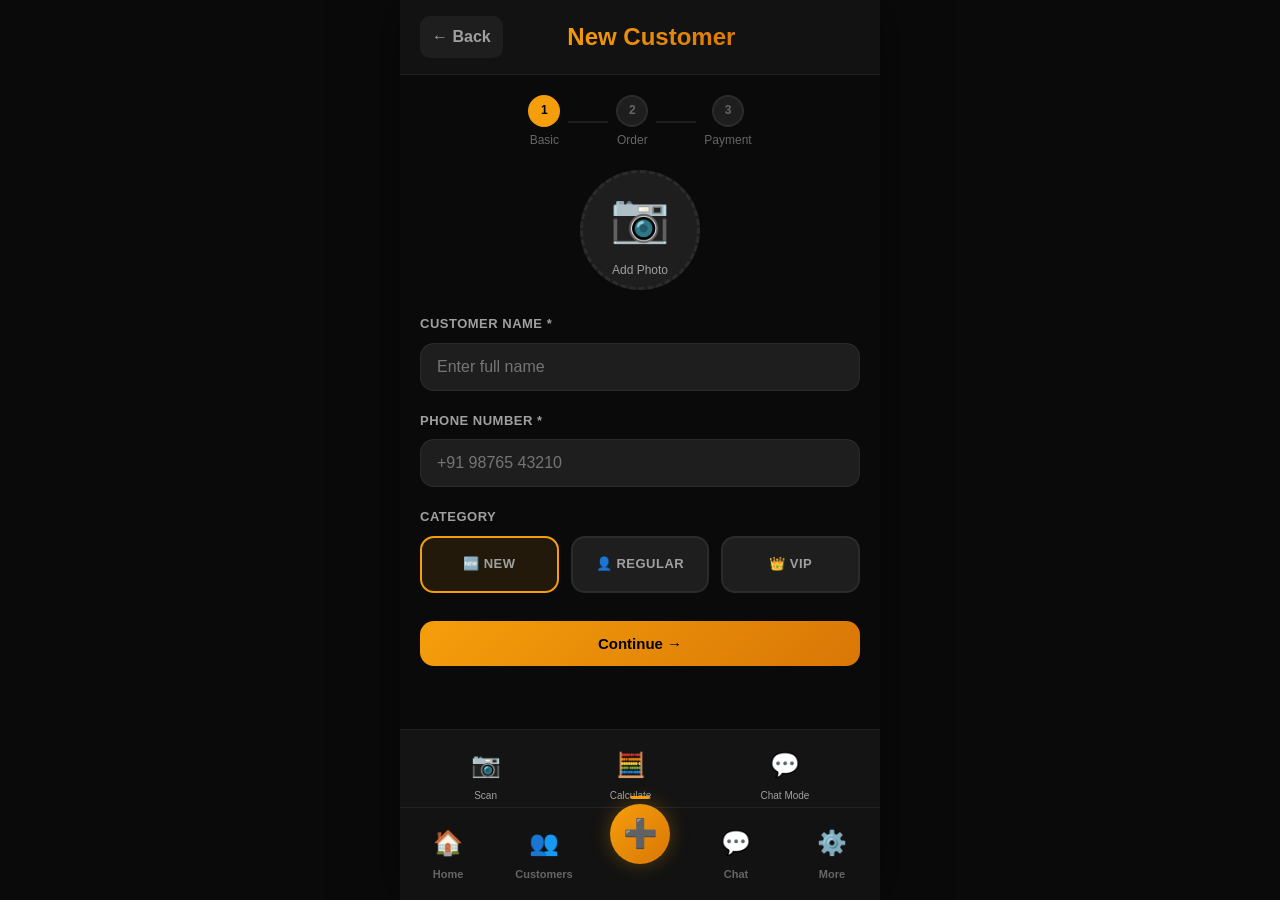
<file: add-customer.html>
<!DOCTYPE html>
<html lang="en">
<head>
    <meta charset="UTF-8">
    <meta name="viewport" content="width=device-width, initial-scale=1.0, maximum-scale=1.0, user-scalable=no">
    <meta name="theme-color" content="#0f0f0f">
    <title>Add Customer - Seema Boutique</title>
    <link rel="stylesheet" href="styles.css">
</head>
<body>
    <div class="app">
        <div class="toast-container" id="toastContainer"></div>
        
        <header class="page-header compact">
            <a href="customers.html" class="back-btn">← Back</a>
            <h1 class="page-title">New Customer</h1>
            <div style="width: 60px;"></div>
        </header>

        <!-- Progress Steps -->
        <div class="progress-steps">
            <div class="step active" data-step="1">
                <div class="step-number">1</div>
                <span>Basic</span>
            </div>
            <div class="step-line"></div>
            <div class="step" data-step="2">
                <div class="step-number">2</div>
                <span>Order</span>
            </div>
            <div class="step-line"></div>
            <div class="step" data-step="3">
                <div class="step-number">3</div>
                <span>Payment</span>
            </div>
        </div>

        <form id="customerForm" class="customer-form" onsubmit="event.preventDefault(); saveCustomer();">
            
            <!-- Step 1: Basic Info -->
            <div class="form-section active" id="step1">
                <div class="photo-upload" onclick="document.getElementById('photoInput').click()">
                    <input type="file" id="photoInput" accept="image/*" onchange="handlePhoto(event)" hidden>
                    <div class="photo-preview" id="photoPreview">
                        <span>📷</span>
                        <p>Add Photo</p>
                    </div>
                </div>

                <div class="form-group">
                    <label>Customer Name *</label>
                    <input type="text" id="name" required placeholder="Enter full name" oninput="validateStep1()">
                </div>

                <div class="form-group">
                    <label>Phone Number *</label>
                    <input type="tel" id="phone" required placeholder="+91 98765 43210" oninput="validateStep1()">
                </div>

                <div class="form-group">
                    <label>Category</label>
                    <div class="radio-group">
                        <label class="radio-card">
                            <input type="radio" name="category" value="new" checked>
                            <span>🆕 New</span>
                        </label>
                        <label class="radio-card">
                            <input type="radio" name="category" value="regular">
                            <span>👤 Regular</span>
                        </label>
                        <label class="radio-card">
                            <input type="radio" name="category" value="vip">
                            <span>👑 VIP</span>
                        </label>
                    </div>
                </div>

                <button type="button" class="btn btn-primary btn-full" id="btnStep1" onclick="goToStep(2)" disabled>
                    Continue →
                </button>
            </div>

            <!-- Step 2: Order Details -->
            <div class="form-section" id="step2">
                <div class="form-group">
                    <label>Dress Type *</label>
                    <select id="dressType" required onchange="validateStep2()">
                        <option value="">Select type...</option>
                        <option value="Shirt">👔 Shirt</option>
                        <option value="Pant">👖 Pant</option>
                        <option value="Suit">🤵 Suit</option>
                        <option value="Blazer">🧥 Blazer</option>
                        <option value="Lehenga">👗 Lehenga</option>
                        <option value="Saree Blouse">🥻 Saree Blouse</option>
                        <option value="Kurti">👘 Kurti</option>
                        <option value="Sherwani">🥻 Sherwani</option>
                        <option value="Gown">👗 Gown</option>
                        <option value="Kurta">👕 Kurta</option>
                        <option value="Waistcoat">🦺 Waistcoat</option>
                        <option value="Other">✨ Other</option>
                    </select>
                </div>

                <div class="form-group">
                    <label>Order Status</label>
                    <div class="status-options">
                        <button type="button" class="status-btn active" onclick="setStatus('pending')">
                            📋 Pending
                        </button>
                        <button type="button" class="status-btn" onclick="setStatus('in-progress')">
                            🔄 In Progress
                        </button>
                        <button type="button" class="status-btn" onclick="setStatus('ready')">
                            ✅ Ready
                        </button>
                    </div>
                    <input type="hidden" id="orderStatus" value="pending">
                </div>

                <div class="form-group">
                    <label>Priority</label>
                    <div class="priority-slider">
                        <button type="button" class="priority-btn" onclick="setPriority('normal')">
                            🟢 Normal
                        </button>
                        <button type="button" class="priority-btn active" onclick="setPriority('urgent')">
                            🟡 Urgent
                        </button>
                        <button type="button" class="priority-btn" onclick="setPriority('express')">
                            🔴 Express
                        </button>
                    </div>
                    <input type="hidden" id="priority" value="urgent">
                </div>

                <div class="form-group">
                    <label>Delivery Date</label>
                    <input type="date" id="deliveryDate" required>
                </div>

                <div class="form-group">
                    <label>Notes</label>
                    <textarea id="notes" rows="3" placeholder="Special instructions, fabric details, colors..."></textarea>
                </div>

                <div class="form-row">
                    <button type="button" class="btn btn-secondary" onclick="goToStep(1)">← Back</button>
                    <button type="button" class="btn btn-primary" id="btnStep2" onclick="goToStep(3)" disabled>
                        Continue →
                    </button>
                </div>
            </div>

            <!-- Step 3: Measurements & Payment -->
            <div class="form-section" id="step3">
                
                <!-- Quick Measurements -->
                <div class="measurements-section">
                    <div class="section-header-compact">
                        <h3>📏 Measurements (inches)</h3>
                        <button type="button" class="text-btn" onclick="toggleMeasurements()">
                            <span id="measureToggle">Show</span>
                        </button>
                    </div>
                    
                    <div class="measurements-grid hidden" id="measurementsGrid">
                        <div class="measure-input">
                            <label>Chest</label>
                            <input type="number" id="chest" step="0.1" placeholder="0.0">
                        </div>
                        <div class="measure-input">
                            <label>Waist</label>
                            <input type="number" id="waist" step="0.1" placeholder="0.0">
                        </div>
                        <div class="measure-input">
                            <label>Hip</label>
                            <input type="number" id="hip" step="0.1" placeholder="0.0">
                        </div>
                        <div class="measure-input">
                            <label>Length</label>
                            <input type="number" id="length" step="0.1" placeholder="0.0">
                        </div>
                        <div class="measure-input">
                            <label>Sleeve</label>
                            <input type="number" id="sleeve" step="0.1" placeholder="0.0">
                        </div>
                        <div class="measure-input">
                            <label>Shoulder</label>
                            <input type="number" id="shoulder" step="0.1" placeholder="0.0">
                        </div>
                    </div>
                </div>

                <!-- Payment -->
                <div class="payment-section">
                    <h3>💰 Payment Details</h3>
                    
                    <div class="form-group">
                        <label>Total Amount (₹)</label>
                        <input type="number" id="totalAmount" required placeholder="0.00" oninput="calculateRemaining()">
                    </div>

                    <div class="form-row">
                        <div class="form-group">
                            <label>Advance (₹)</label>
                            <input type="number" id="advanceAmount" placeholder="0.00" oninput="calculateRemaining()">
                        </div>
                        <div class="form-group">
                            <label>Remaining</label>
                            <input type="number" id="remainingAmount" readonly placeholder="0.00">
                        </div>
                    </div>

                    <div class="payment-status-display" id="paymentStatusDisplay">
                        <span class="status-indicator unpaid">●</span>
                        <span id="paymentStatusText">Unpaid</span>
                    </div>
                    <input type="hidden" id="paymentStatus" value="unpaid">
                </div>

                <!-- Summary -->
                <div class="summary-box" id="summaryBox">
                    <h4>Order Summary</h4>
                    <div class="summary-row">
                        <span>Customer:</span>
                        <strong id="summaryName">-</strong>
                    </div>
                    <div class="summary-row">
                        <span>Order:</span>
                        <strong id="summaryOrder">-</strong>
                    </div>
                    <div class="summary-row">
                        <span>Total:</span>
                        <strong id="summaryTotal">₹0</strong>
                    </div>
                    <div class="summary-row">
                        <span>Delivery:</span>
                        <strong id="summaryDelivery">-</strong>
                    </div>
                </div>

                <div class="form-row">
                    <button type="button" class="btn btn-secondary" onclick="goToStep(2)">← Back</button>
                    <button type="submit" class="btn btn-primary btn-large">
                        💾 Save Customer
                    </button>
                </div>
            </div>
        </form>

        <!-- Quick Actions -->
        <div class="quick-actions-bar">
            <a href="scan.html" class="quick-action-item">
                <span>📷</span>
                <small>Scan</small>
            </a>
            <a href="calculator.html" class="quick-action-item">
                <span>🧮</span>
                <small>Calculate</small>
            </a>
            <a href="chat.html" class="quick-action-item">
                <span>💬</span>
                <small>Chat Mode</small>
            </a>
        </div>

        <!-- Bottom Nav -->
        <nav class="bottom-nav">
            <a href="index.html" class="nav-item" data-page="home">
                <span class="nav-icon">🏠</span>
                <span>Home</span>
            </a>
            <a href="customers.html" class="nav-item" data-page="customers">
                <span class="nav-icon">👥</span>
                <span>Customers</span>
            </a>
            <a href="add-customer.html" class="nav-item nav-item-main active" data-page="add">
                <span class="nav-icon-main">➕</span>
            </a>
            <a href="chat.html" class="nav-item" data-page="chat">
                <span class="nav-icon">💬</span>
                <span>Chat</span>
            </a>
            <a href="settings.html" class="nav-item" data-page="settings">
                <span class="nav-icon">⚙️</span>
                <span>More</span>
            </a>
        </nav>
    </div>

    <script src="data.js"></script>
    <script src="app.js"></script>
    <script>
        let currentStep = 1;
        let photoData = null;

        document.addEventListener('DOMContentLoaded', () => {
            // Set default delivery date to tomorrow
            const tomorrow = new Date();
            tomorrow.setDate(tomorrow.getDate() + 1);
            document.getElementById('deliveryDate').value = tomorrow.toISOString().split('T')[0];
            
            validateStep1();
        });

        function goToStep(step) {
            document.querySelectorAll('.form-section').forEach(s => s.classList.remove('active'));
            document.getElementById(`step${step}`).classList.add('active');
            
            document.querySelectorAll('.step').forEach(s => {
                const stepNum = parseInt(s.dataset.step);
                s.classList.remove('active', 'completed');
                if (stepNum === step) s.classList.add('active');
                else if (stepNum < step) s.classList.add('completed');
            });
            
            currentStep = step;
            
            if (step === 3) updateSummary();
        }

        function validateStep1() {
            const name = document.getElementById('name').value.trim();
            const phone = document.getElementById('phone').value.trim();
            document.getElementById('btnStep1').disabled = !(name.length >= 2 && phone.length >= 10);
        }

        function validateStep2() {
            const dressType = document.getElementById('dressType').value;
            document.getElementById('btnStep2').disabled = !dressType;
        }

        function handlePhoto(event) {
            const file = event.target.files[0];
            if (!file) return;
            
            const reader = new FileReader();
            reader.onload = (e) => {
                photoData = e.target.result;
                document.getElementById('photoPreview').innerHTML = `<img src="${e.target.result}">`;
            };
            reader.readAsDataURL(file);
        }

        function setStatus(status) {
            document.getElementById('orderStatus').value = status;
            document.querySelectorAll('.status-btn').forEach(btn => {
                btn.classList.toggle('active', btn.textContent.toLowerCase().includes(status));
            });
        }

        function setPriority(priority) {
            document.getElementById('priority').value = priority;
            document.querySelectorAll('.priority-btn').forEach(btn => {
                btn.classList.remove('active');
                if (btn.textContent.toLowerCase().includes(priority)) btn.classList.add('active');
            });
        }

        function toggleMeasurements() {
            const grid = document.getElementById('measurementsGrid');
            const toggle = document.getElementById('measureToggle');
            grid.classList.toggle('hidden');
            toggle.textContent = grid.classList.contains('hidden') ? 'Show' : 'Hide';
        }

        function calculateRemaining() {
            const total = parseFloat(document.getElementById('totalAmount').value) || 0;
            const advance = parseFloat(document.getElementById('advanceAmount').value) || 0;
            const remaining = Math.max(0, total - advance);
            
            document.getElementById('remainingAmount').value = remaining.toFixed(2);
            
            let status, statusClass, statusText;
            if (advance >= total && total > 0) {
                status = 'paid';
                statusClass = 'paid';
                statusText = '✅ Fully Paid';
            } else if (advance > 0) {
                status = 'partial';
                statusClass = 'partial';
                statusText = '⚠️ Partial Payment';
            } else {
                status = 'unpaid';
                statusClass = 'unpaid';
                statusText = '❌ Unpaid';
            }
            
            document.getElementById('paymentStatus').value = status;
            const display = document.getElementById('paymentStatusDisplay');
            display.querySelector('.status-indicator').className = `status-indicator ${statusClass}`;
            document.getElementById('paymentStatusText').textContent = statusText;
        }

        function updateSummary() {
            document.getElementById('summaryName').textContent = document.getElementById('name').value || '-';
            document.getElementById('summaryOrder').textContent = document.getElementById('dressType').value || '-';
            document.getElementById('summaryTotal').textContent = '₹' + (document.getElementById('totalAmount').value || '0');
            document.getElementById('summaryDelivery').textContent = document.getElementById('deliveryDate').value || '-';
        }

        function saveCustomer() {
            const customer = {
                id: Date.now().toString(),
                name: document.getElementById('name').value,
                phone: document.getElementById('phone').value,
                category: document.querySelector('input[name="category"]:checked').value,
                dressType: document.getElementById('dressType').value,
                orderStatus: document.getElementById('orderStatus').value,
                priority: document.getElementById('priority').value,
                deliveryDate: document.getElementById('deliveryDate').value,
                notes: document.getElementById('notes').value,
                photo: photoData,
                createdAt: new Date().toISOString(),
                measurements: {
                    chest: document.getElementById('chest').value,
                    waist: document.getElementById('waist').value,
                    hip: document.getElementById('hip').value,
                    length: document.getElementById('length').value,
                    sleeve: document.getElementById('sleeve').value,
                    shoulder: document.getElementById('shoulder').value
                },
                payment: {
                    total: parseFloat(document.getElementById('totalAmount').value) || 0,
                    advance: parseFloat(document.getElementById('advanceAmount').value) || 0,
                    remaining: parseFloat(document.getElementById('remainingAmount').value) || 0,
                    status: document.getElementById('paymentStatus').value
                }
            };
            
            DataManager.addCustomer(customer);
            showToast('Customer saved successfully!', 'success');
            triggerConfetti();
            
            setTimeout(() => {
                window.location.href = 'customers.html';
            }, 1000);
        }
    </script>
</body>
</html>
</file>
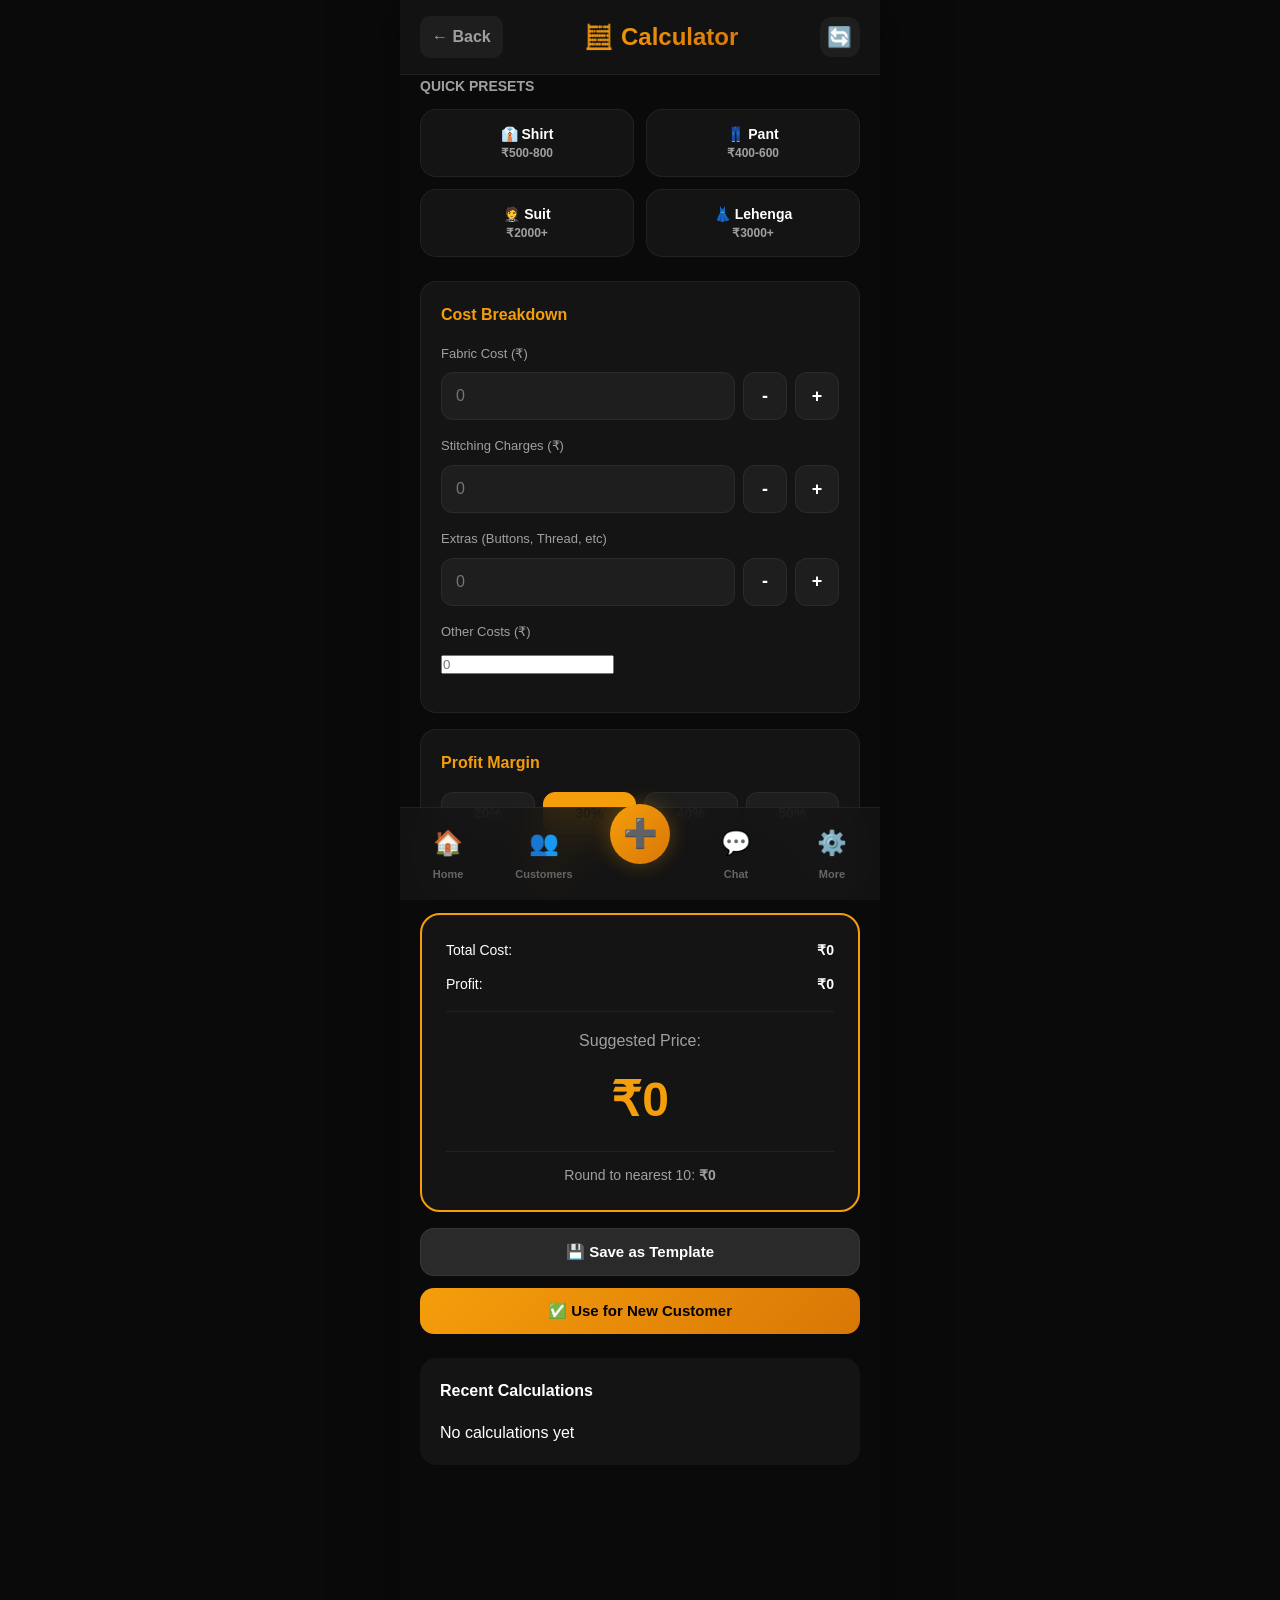
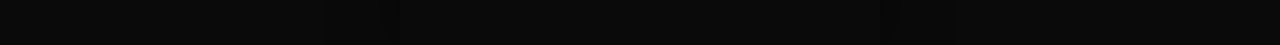
<file: calculator.html>
<!DOCTYPE html>
<html lang="en">
<head>
    <meta charset="UTF-8">
    <meta name="viewport" content="width=device-width, initial-scale=1.0, maximum-scale=1.0, user-scalable=no">
    <title>Price Calculator - Seema Boutique</title>
    <link rel="stylesheet" href="styles.css">
</head>
<body>
    <div class="app">
        <header class="page-header compact">
            <a href="add-customer.html" class="back-btn">← Back</a>
            <h1 class="page-title">🧮 Calculator</h1>
            <button class="icon-btn" onclick="resetCalc()">🔄</button>
        </header>

        <div class="calculator-container">
            <!-- Quick Presets -->
            <div class="calc-presets">
                <h3>Quick Presets</h3>
                <div class="preset-grid">
                    <button class="preset-btn" onclick="applyPreset('shirt')">👔 Shirt<br><small>₹500-800</small></button>
                    <button class="preset-btn" onclick="applyPreset('pant')">👖 Pant<br><small>₹400-600</small></button>
                    <button class="preset-btn" onclick="applyPreset('suit')">🤵 Suit<br><small>₹2000+</small></button>
                    <button class="preset-btn" onclick="applyPreset('lehenga')">👗 Lehenga<br><small>₹3000+</small></button>
                </div>
            </div>

            <!-- Cost Inputs -->
            <div class="calc-section">
                <h3>Cost Breakdown</h3>
                
                <div class="calc-input-group">
                    <label>Fabric Cost (₹)</label>
                    <div class="input-with-actions">
                        <input type="number" id="fabricCost" placeholder="0" oninput="calculate()">
                        <button class="input-action" onclick="adjustValue('fabricCost', -10)">-</button>
                        <button class="input-action" onclick="adjustValue('fabricCost', 10)">+</button>
                    </div>
                </div>

                <div class="calc-input-group">
                    <label>Stitching Charges (₹)</label>
                    <div class="input-with-actions">
                        <input type="number" id="stitchingCost" placeholder="0" oninput="calculate()">
                        <button class="input-action" onclick="adjustValue('stitchingCost', -50)">-</button>
                        <button class="input-action" onclick="adjustValue('stitchingCost', 50)">+</button>
                    </div>
                </div>

                <div class="calc-input-group">
                    <label>Extras (Buttons, Thread, etc)</label>
                    <div class="input-with-actions">
                        <input type="number" id="extrasCost" placeholder="0" oninput="calculate()">
                        <button class="input-action" onclick="adjustValue('extrasCost', -10)">-</button>
                        <button class="input-action" onclick="adjustValue('extrasCost', 10)">+</button>
                    </div>
                </div>

                <div class="calc-input-group">
                    <label>Other Costs (₹)</label>
                    <input type="number" id="otherCost" placeholder="0" oninput="calculate()">
                </div>
            </div>

            <!-- Margin Settings -->
            <div class="calc-section">
                <h3>Profit Margin</h3>
                <div class="margin-presets">
                    <button class="margin-btn" onclick="setMargin(20)">20%</button>
                    <button class="margin-btn active" onclick="setMargin(30)">30%</button>
                    <button class="margin-btn" onclick="setMargin(40)">40%</button>
                    <button class="margin-btn" onclick="setMargin(50)">50%</button>
                </div>
                <div class="margin-slider">
                    <input type="range" id="marginSlider" min="0" max="100" value="30" oninput="updateMargin(this.value)">
                    <span id="marginValue">30%</span>
                </div>
            </div>

            <!-- Results -->
            <div class="calc-results">
                <div class="result-row">
                    <span>Total Cost:</span>
                    <strong id="totalCost">₹0</strong>
                </div>
                <div class="result-row">
                    <span>Profit:</span>
                    <strong id="profitAmount">₹0</strong>
                </div>
                <div class="result-divider"></div>
                <div class="result-final">
                    <span>Suggested Price:</span>
                    <div class="final-price" id="finalPrice">₹0</div>
                </div>
                <div class="result-alternate">
                    <span>Round to nearest 10:</span>
                    <strong id="roundedPrice">₹0</strong>
                </div>
            </div>

            <!-- Actions -->
            <div class="calc-actions">
                <button class="btn btn-secondary btn-full" onclick="saveAsTemplate()">
                    💾 Save as Template
                </button>
                <button class="btn btn-primary btn-full" onclick="useForCustomer()">
                    ✅ Use for New Customer
                </button>
            </div>

            <!-- History -->
            <div class="calc-history" id="calcHistory">
                <h3>Recent Calculations</h3>
                <div id="historyList"></div>
            </div>
        </div>

        <nav class="bottom-nav">
            <a href="index.html" class="nav-item" data-page="home">
                <span class="nav-icon">🏠</span>
                <span>Home</span>
            </a>
            <a href="customers.html" class="nav-item" data-page="customers">
                <span class="nav-icon">👥</span>
                <span>Customers</span>
            </a>
            <a href="add-customer.html" class="nav-item nav-item-main" data-page="add">
                <span class="nav-icon-main">➕</span>
            </a>
            <a href="chat.html" class="nav-item" data-page="chat">
                <span class="nav-icon">💬</span>
                <span>Chat</span>
            </a>
            <a href="settings.html" class="nav-item" data-page="settings">
                <span class="nav-icon">⚙️</span>
                <span>More</span>
            </a>
        </nav>
    </div>

    <script src="data.js"></script>
    <script src="app.js"></script>
    <script>
        let currentMargin = 30;
        let calculationHistory = JSON.parse(localStorage.getItem('calcHistory') || '[]');

        document.addEventListener('DOMContentLoaded', () => {
            loadHistory();
            
            // Check if we have preset from URL
            const params = new URLSearchParams(window.location.search);
            if (params.has('preset')) {
                applyPreset(params.get('preset'));
            }
        });

        function calculate() {
            const fabric = parseFloat(document.getElementById('fabricCost').value) || 0;
            const stitching = parseFloat(document.getElementById('stitchingCost').value) || 0;
            const extras = parseFloat(document.getElementById('extrasCost').value) || 0;
            const other = parseFloat(document.getElementById('otherCost').value) || 0;
            
            const totalCost = fabric + stitching + extras + other;
            const profit = totalCost * (currentMargin / 100);
            const finalPrice = totalCost + profit;
            const rounded = Math.ceil(finalPrice / 10) * 10;
            
            document.getElementById('totalCost').textContent = '₹' + totalCost.toLocaleString();
            document.getElementById('profitAmount').textContent = '₹' + Math.round(profit).toLocaleString();
            document.getElementById('finalPrice').textContent = '₹' + Math.round(finalPrice).toLocaleString();
            document.getElementById('roundedPrice').textContent = '₹' + rounded.toLocaleString();
            
            // Animate price change
            document.getElementById('finalPrice').classList.add('price-pulse');
            setTimeout(() => document.getElementById('finalPrice').classList.remove('price-pulse'), 300);
        }

        function adjustValue(id, delta) {
            const input = document.getElementById(id);
            const current = parseFloat(input.value) || 0;
            input.value = Math.max(0, current + delta);
            calculate();
        }

        function setMargin(margin) {
            currentMargin = margin;
            document.getElementById('marginSlider').value = margin;
            document.getElementById('marginValue').textContent = margin + '%';
            
            document.querySelectorAll('.margin-btn').forEach(btn => {
                btn.classList.toggle('active', btn.textContent === margin + '%');
            });
            
            calculate();
        }

        function updateMargin(value) {
            currentMargin = parseInt(value);
            document.getElementById('marginValue').textContent = value + '%';
            document.querySelectorAll('.margin-btn').forEach(btn => {
                btn.classList.remove('active');
            });
            calculate();
        }

        function applyPreset(type) {
            const presets = {
                shirt: { fabric: 300, stitching: 400, extras: 50 },
                pant: { fabric: 400, stitching: 350, extras: 50 },
                suit: { fabric: 1500, stitching: 800, extras: 200 },
                lehenga: { fabric: 2000, stitching: 1200, extras: 300 }
            };
            
            const p = presets[type];
            if (p) {
                document.getElementById('fabricCost').value = p.fabric;
                document.getElementById('stitchingCost').value = p.stitching;
                document.getElementById('extrasCost').value = p.extras;
                calculate();
                showToast(`${type.charAt(0).toUpperCase() + type.slice(1)} preset loaded`, 'success');
            }
        }

        function saveAsTemplate() {
            const name = prompt('Name this template:');
            if (!name) return;
            
            const template = {
                name: name,
                fabric: document.getElementById('fabricCost').value,
                stitching: document.getElementById('stitchingCost').value,
                extras: document.getElementById('extrasCost').value,
                margin: currentMargin
            };
            
            const templates = JSON.parse(localStorage.getItem('priceTemplates') || '[]');
            templates.push(template);
            localStorage.setItem('priceTemplates', JSON.stringify(templates));
            
            showToast('Template saved', 'success');
        }

        function useForCustomer() {
            const finalPrice = document.getElementById('finalPrice').textContent.replace(/[₹,]/g, '');
            sessionStorage.setItem('calculatedPrice', finalPrice);
            window.location.href = 'add-customer.html?calculated=true';
        }

        function resetCalc() {
            document.getElementById('fabricCost').value = '';
            document.getElementById('stitchingCost').value = '';
            document.getElementById('extrasCost').value = '';
            document.getElementById('otherCost').value = '';
            setMargin(30);
        }

        function saveToHistory() {
            const calc = {
                date: new Date().toISOString(),
                fabric: document.getElementById('fabricCost').value,
                stitching: document.getElementById('stitchingCost').value,
                extras: document.getElementById('extrasCost').value,
                margin: currentMargin,
                final: document.getElementById('finalPrice').textContent
            };
            
            calculationHistory.unshift(calc);
            if (calculationHistory.length > 10) calculationHistory.pop();
            
            localStorage.setItem('calcHistory', JSON.stringify(calculationHistory));
            loadHistory();
        }

        function loadHistory() {
            const list = document.getElementById('historyList');
            if (calculationHistory.length === 0) {
                list.innerHTML = '<p class="empty-history">No calculations yet</p>';
                return;
            }
            
            list.innerHTML = calculationHistory.slice(0, 5).map(h => `
                <div class="history-item" onclick="loadHistoryItem('${h.date}')">
                    <span>${new Date(h.date).toLocaleDateString()}</span>
                    <strong>${h.final}</strong>
                </div>
            `).join('');
        }

        function loadHistoryItem(date) {
            const item = calculationHistory.find(h => h.date === date);
            if (!item) return;
            
            document.getElementById('fabricCost').value = item.fabric;
            document.getElementById('stitchingCost').value = item.stitching;
            document.getElementById('extrasCost').value = item.extras;
            setMargin(item.margin);
            calculate();
        }
    </script>
</body>
</html>
</file>
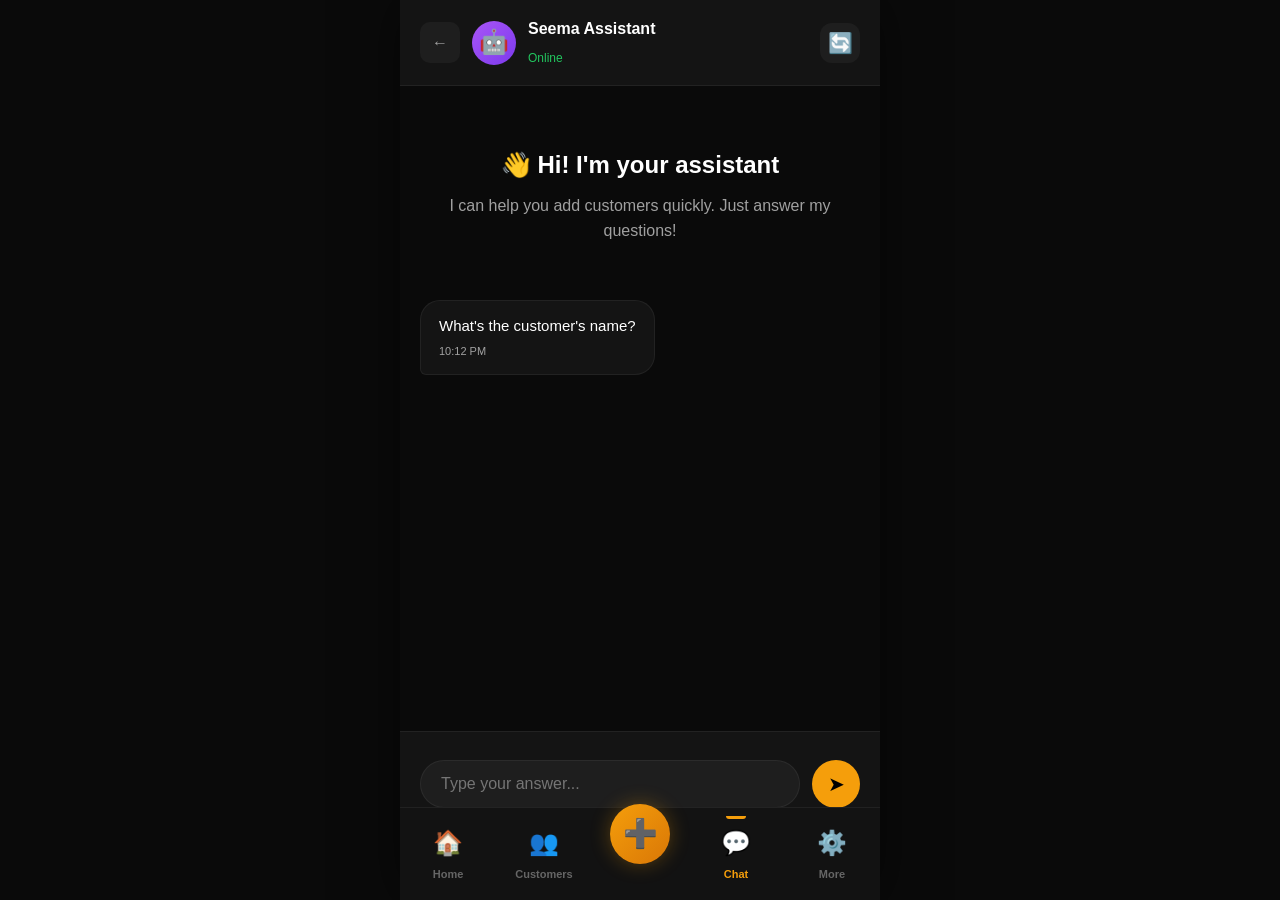
<file: chat.html>
<!DOCTYPE html>
<html lang="en">
<head>
    <meta charset="UTF-8">
    <meta name="viewport" content="width=device-width, initial-scale=1.0, maximum-scale=1.0, user-scalable=no">
    <title>Chat Mode - Seema Boutique</title>
    <link rel="stylesheet" href="styles.css">
</head>
<body>
    <div class="app">
        <header class="chat-header">
            <a href="customers.html" class="back-btn">←</a>
            <div class="chat-title">
                <div class="chat-avatar">🤖</div>
                <div>
                    <h3>Seema Assistant</h3>
                    <small>Online</small>
                </div>
            </div>
            <button class="icon-btn" onclick="resetChat()">🔄</button>
        </header>

        <div class="chat-messages" id="chatMessages">
            <div class="welcome-message">
                <h2>👋 Hi! I'm your assistant</h2>
                <p>I can help you add customers quickly. Just answer my questions!</p>
            </div>
        </div>

        <div class="chat-input-area">
            <div class="quick-replies" id="quickReplies">
                <!-- Dynamic quick replies -->
            </div>
            <div class="input-row">
                <input type="text" id="chatInput" placeholder="Type your answer..." autocomplete="off">
                <button onclick="sendMessage()" id="sendBtn">➤</button>
            </div>
        </div>

        <nav class="bottom-nav">
            <a href="index.html" class="nav-item" data-page="home">
                <span class="nav-icon">🏠</span>
                <span>Home</span>
            </a>
            <a href="customers.html" class="nav-item" data-page="customers">
                <span class="nav-icon">👥</span>
                <span>Customers</span>
            </a>
            <a href="add-customer.html" class="nav-item nav-item-main" data-page="add">
                <span class="nav-icon-main">➕</span>
            </a>
            <a href="chat.html" class="nav-item active" data-page="chat">
                <span class="nav-icon">💬</span>
                <span>Chat</span>
            </a>
            <a href="settings.html" class="nav-item" data-page="settings">
                <span class="nav-icon">⚙️</span>
                <span>More</span>
            </a>
        </nav>
    </div>

    <script src="data.js"></script>
    <script src="app.js"></script>
    <script>
        let chatStep = 0;
        let customerData = {};
        
        const steps = [
            {
                question: "What's the customer's name?",
                field: 'name',
                validate: v => v.length >= 2,
                error: "Please enter a valid name (at least 2 characters)"
            },
            {
                question: "What's their phone number?",
                field: 'phone',
                validate: v => v.length >= 10,
                error: "Please enter a valid phone number"
            },
            {
                question: "What dress are they ordering?",
                field: 'dressType',
                type: 'choice',
                choices: ['Shirt', 'Pant', 'Suit', 'Lehenga', 'Blouse', 'Other'],
                validate: v => v.length > 0
            },
            {
                question: "What's the total amount?",
                field: 'total',
                type: 'number',
                validate: v => !isNaN(v) && v > 0,
                error: "Please enter a valid amount"
            },
            {
                question: "How much advance did they pay?",
                field: 'advance',
                type: 'number',
                validate: v => !isNaN(v) && v >= 0
            },
            {
                question: "When is the delivery date?",
                field: 'deliveryDate',
                type: 'date',
                validate: v => v.length > 0
            }
        ];

        document.addEventListener('DOMContentLoaded', () => {
            startChat();
            
            document.getElementById('chatInput').addEventListener('keypress', (e) => {
                if (e.key === 'Enter') sendMessage();
            });
        });

        function startChat() {
            chatStep = 0;
            customerData = {
                id: Date.now().toString(),
                createdAt: new Date().toISOString(),
                orderStatus: 'pending',
                category: 'new',
                priority: 'normal'
            };
            document.getElementById('chatMessages').innerHTML = `
                <div class="welcome-message">
                    <h2>👋 Hi! I'm your assistant</h2>
                    <p>I can help you add customers quickly. Just answer my questions!</p>
                </div>
            `;
            askQuestion();
        }

        function askQuestion() {
            if (chatStep >= steps.length) {
                finishChat();
                return;
            }
            
            const step = steps[chatStep];
            addBotMessage(step.question);
            
            // Show quick replies if choices available
            const quickReplies = document.getElementById('quickReplies');
            if (step.choices) {
                quickReplies.innerHTML = step.choices.map(c => 
                    `<button class="quick-reply-btn" onclick="selectChoice('${c}')">${c}</button>`
                ).join('');
            } else if (step.type === 'date') {
                const tomorrow = new Date();
                tomorrow.setDate(tomorrow.getDate() + 1);
                quickReplies.innerHTML = `
                    <button class="quick-reply-btn" onclick="selectChoice('${tomorrow.toISOString().split('T')[0]}')">Tomorrow</button>
                    <button class="quick-reply-btn" onclick="selectChoice('${new Date(Date.now() + 7*24*60*60*1000).toISOString().split('T')[0]}')">Next Week</button>
                `;
            } else {
                quickReplies.innerHTML = '';
            }
        }

        function addBotMessage(text) {
            const div = document.createElement('div');
            div.className = 'message bot';
            div.innerHTML = `
                <div class="message-content">${text}</div>
                <div class="message-time">${new Date().toLocaleTimeString([], {hour: '2-digit', minute:'2-digit'})}</div>
            `;
            document.getElementById('chatMessages').appendChild(div);
            scrollToBottom();
        }

        function addUserMessage(text) {
            const div = document.createElement('div');
            div.className = 'message user';
            div.innerHTML = `
                <div class="message-content">${text}</div>
                <div class="message-time">${new Date().toLocaleTimeString([], {hour: '2-digit', minute:'2-digit'})}</div>
            `;
            document.getElementById('chatMessages').appendChild(div);
            scrollToBottom();
        }

        function sendMessage() {
            const input = document.getElementById('chatInput');
            const text = input.value.trim();
            if (!text) return;
            
            processUserInput(text);
            input.value = '';
        }

        function selectChoice(choice) {
            processUserInput(choice);
        }

        function processUserInput(text) {
            addUserMessage(text);
            
            const step = steps[chatStep];
            let value = text;
            
            if (step.type === 'number') {
                value = parseFloat(text);
            }
            
            if (!step.validate(value)) {
                setTimeout(() => {
                    addBotMessage(step.error || "That doesn't seem right. " + step.question);
                }, 500);
                return;
            }
            
            customerData[step.field] = value;
            chatStep++;
            
            setTimeout(askQuestion, 500);
        }

        function finishChat() {
            // Calculate payment
            const total = customerData.total || 0;
            const advance = customerData.advance || 0;
            customerData.payment = {
                total: total,
                advance: advance,
                remaining: Math.max(0, total - advance),
                status: advance >= total ? 'paid' : advance > 0 ? 'partial' : 'unpaid'
            };
            
            addBotMessage(`✅ Great! I've saved ${customerData.name}'s order.`);
            
            setTimeout(() => {
                addBotMessage(`📋 Order Summary:\n• ${customerData.dressType}\n• Total: ₹${total}\n• Due: ₹${customerData.payment.remaining}`);
            }, 800);
            
            // Save customer
            DataManager.addCustomer(customerData);
            
            setTimeout(() => {
                addBotMessage('Redirecting to customers list...');
                setTimeout(() => {
                    window.location.href = 'customers.html';
                }, 1500);
            }, 2000);
            
            triggerConfetti();
        }

        function scrollToBottom() {
            const container = document.getElementById('chatMessages');
            container.scrollTop = container.scrollHeight;
        }

        function resetChat() {
            if (confirm('Start over?')) {
                startChat();
            }
        }
    </script>
</body>
</html>
</file>
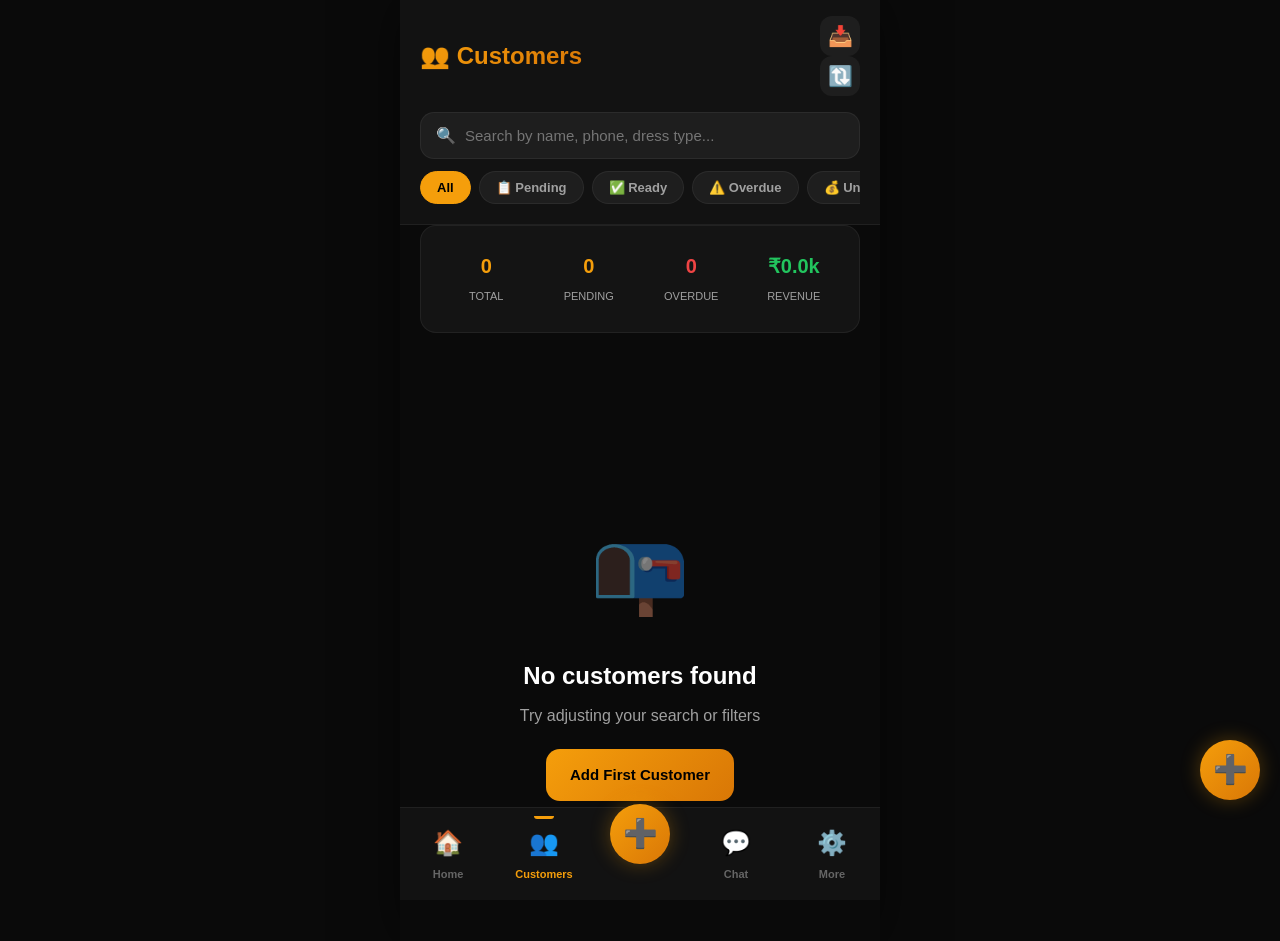
<file: customer-detail.html>
<!DOCTYPE html>
<html lang="en">
<head>
    <meta charset="UTF-8">
    <meta name="viewport" content="width=device-width, initial-scale=1.0, maximum-scale=1.0, user-scalable=no">
    <meta name="theme-color" content="#0f0f0f">
    <title>Customer Details - Seema Boutique</title>
    <link rel="stylesheet" href="styles.css">
</head>
<body>
    <div class="app">
        <div class="toast-container" id="toastContainer"></div>
        
        <header class="page-header compact">
            <a href="customers.html" class="back-btn">← Back</a>
            <h1 class="page-title">Customer Details</h1>
            <button class="icon-btn" onclick="toggleEdit()" id="editBtn">✏️</button>
        </header>

        <div id="viewMode">
            <!-- Customer Header Card -->
            <div class="detail-header">
                <div class="detail-avatar" id="detailAvatar">
                    <!-- Populated by JS -->
                </div>
                <div class="detail-title">
                    <h2 id="detailName">Loading...</h2>
                    <span class="detail-category" id="detailCategory">-</span>
                </div>
                <div class="detail-actions-top">
                    <button class="action-circle" onclick="callCustomer()" title="Call">📞</button>
                    <button class="action-circle" onclick="whatsappCustomer()" title="WhatsApp">💬</button>
                    <button class="action-circle" onclick="shareCustomer()" title="Share">📤</button>
                </div>
            </div>

            <!-- Status Cards -->
            <div class="status-cards">
                <div class="status-card" id="orderStatusCard">
                    <span class="status-icon">📋</span>
                    <span class="status-text" id="detailOrderStatus">-</span>
                    <small>Order Status</small>
                </div>
                <div class="status-card" id="paymentStatusCard">
                    <span class="status-icon">💰</span>
                    <span class="status-text" id="detailPaymentStatus">-</span>
                    <small>Payment</small>
                </div>
                <div class="status-card" id="deliveryCard">
                    <span class="status-icon">📅</span>
                    <span class="status-text" id="detailDelivery">-</span>
                    <small>Delivery</small>
                </div>
            </div>

            <!-- Payment Details -->
            <div class="detail-section">
                <h3>💰 Payment Details</h3>
                <div class="payment-breakdown">
                    <div class="payment-row">
                        <span>Total Amount</span>
                        <strong id="detailTotal">₹0</strong>
                    </div>
                    <div class="payment-row">
                        <span>Advance Paid</span>
                        <strong class="success" id="detailAdvance">₹0</strong>
                    </div>
                    <div class="payment-row highlight">
                        <span>Amount Due</span>
                        <strong class="danger" id="detailRemaining">₹0</strong>
                    </div>
                </div>
                <button class="btn btn-secondary btn-full" onclick="recordPayment()" id="recordPaymentBtn">
                    💳 Record Payment
                </button>
            </div>

            <!-- Order Details -->
            <div class="detail-section">
                <h3>👔 Order Information</h3>
                <div class="info-list">
                    <div class="info-item">
                        <span>Dress Type</span>
                        <strong id="detailDress">-</strong>
                    </div>
                    <div class="info-item">
                        <span>Priority</span>
                        <strong id="detailPriority">-</strong>
                    </div>
                    <div class="info-item">
                        <span>Order Date</span>
                        <strong id="detailOrderDate">-</strong>
                    </div>
                </div>
            </div>

            <!-- Measurements -->
            <div class="detail-section" id="measurementsSection">
                <h3>📏 Measurements</h3>
                <div class="measurements-display" id="measurementsDisplay">
                    <!-- Populated by JS -->
                </div>
            </div>

            <!-- Notes -->
            <div class="detail-section" id="notesSection">
                <h3>📝 Notes</h3>
                <p class="notes-text" id="detailNotes">-</p>
            </div>

            <!-- Action Buttons -->
            <div class="detail-actions">
                <button class="btn btn-primary btn-full" onclick="markAsReady()" id="readyBtn">
                    ✅ Mark as Ready
                </button>
                <button class="btn btn-success btn-full" onclick="markAsDelivered()" id="deliveredBtn">
                    🚚 Mark as Delivered
                </button>
                <button class="btn btn-secondary" onclick="printReceipt()">
                    🖨️ Print Receipt
                </button>
                <button class="btn btn-danger" onclick="deleteCustomer()">
                    🗑️ Delete Customer
                </button>
            </div>
        </div>

        <!-- Edit Mode -->
        <div id="editMode" class="hidden">
            <form id="editForm" onsubmit="event.preventDefault(); saveEdit();">
                <!-- Same fields as add-customer but pre-filled -->
                <div class="form-group">
                    <label>Name</label>
                    <input type="text" id="editName" required>
                </div>
                <div class="form-group">
                    <label>Phone</label>
                    <input type="tel" id="editPhone" required>
                </div>
                <div class="form-group">
                    <label>Dress Type</label>
                    <input type="text" id="editDress" required>
                </div>
                <div class="form-row">
                    <div class="form-group">
                        <label>Status</label>
                        <select id="editStatus">
                            <option value="pending">Pending</option>
                            <option value="in-progress">In Progress</option>
                            <option value="ready">Ready</option>
                            <option value="delivered">Delivered</option>
                        </select>
                    </div>
                    <div class="form-group">
                        <label>Category</label>
                        <select id="editCategory">
                            <option value="new">New</option>
                            <option value="regular">Regular</option>
                            <option value="vip">VIP</option>
                        </select>
                    </div>
                </div>
                <div class="form-group">
                    <label>Total Amount</label>
                    <input type="number" id="editTotal" required>
                </div>
                <div class="form-group">
                    <label>Advance</label>
                    <input type="number" id="editAdvance">
                </div>
                <div class="form-group">
                    <label>Delivery Date</label>
                    <input type="date" id="editDelivery">
                </div>
                <div class="form-group">
                    <label>Notes</label>
                    <textarea id="editNotes" rows="3"></textarea>
                </div>
                
                <div class="form-row">
                    <button type="button" class="btn btn-secondary" onclick="toggleEdit()">Cancel</button>
                    <button type="submit" class="btn btn-primary">Save Changes</button>
                </div>
            </form>
        </div>

        <!-- Bottom Nav -->
        <nav class="bottom-nav">
            <a href="index.html" class="nav-item" data-page="home">
                <span class="nav-icon">🏠</span>
                <span>Home</span>
            </a>
            <a href="customers.html" class="nav-item active" data-page="customers">
                <span class="nav-icon">👥</span>
                <span>Customers</span>
            </a>
            <a href="add-customer.html" class="nav-item nav-item-main" data-page="add">
                <span class="nav-icon-main">➕</span>
            </a>
            <a href="chat.html" class="nav-item" data-page="chat">
                <span class="nav-icon">💬</span>
                <span>Chat</span>
            </a>
            <a href="settings.html" class="nav-item" data-page="settings">
                <span class="nav-icon">⚙️</span>
                <span>More</span>
            </a>
        </nav>
    </div>

    <script src="data.js"></script>
    <script src="app.js"></script>
    <script>
        let customerId = null;
        let customer = null;

        document.addEventListener('DOMContentLoaded', () => {
            const params = new URLSearchParams(window.location.search);
            customerId = params.get('id');
            const edit = params.get('edit');
            
            if (!customerId) {
                window.location.href = 'customers.html';
                return;
            }
            
            loadCustomer();
            
            if (edit === 'true') {
                toggleEdit();
            }
        });

        function loadCustomer() {
            customer = DataManager.getCustomer(customerId);
            if (!customer) {
                showToast('Customer not found', 'error');
                window.location.href = 'customers.html';
                return;
            }
            
            renderCustomer();
        }

        function renderCustomer() {
            // Header
            document.getElementById('detailName').textContent = customer.name;
            document.getElementById('detailCategory').textContent = customer.category || 'regular';
            document.getElementById('detailCategory').className = `detail-category ${customer.category}`;
            
            const avatar = document.getElementById('detailAvatar');
            if (customer.photo) {
                avatar.innerHTML = `<img src="${customer.photo}" alt="">`;
            } else {
                const initials = customer.name.split(' ').map(n => n[0]).join('').toUpperCase().slice(0, 2);
                avatar.innerHTML = initials;
                avatar.style.background = 'var(--gradient-1)';
            }
            
            // Status cards
            document.getElementById('detailOrderStatus').textContent = customer.orderStatus || 'pending';
            document.getElementById('detailPaymentStatus').textContent = customer.payment?.status || 'unpaid';
            
            const isOverdue = customer.deliveryDate && new Date(customer.deliveryDate) < new Date() && customer.orderStatus !== 'delivered';
            document.getElementById('detailDelivery').textContent = isOverdue ? 'OVERDUE' : (customer.deliveryDate ? formatDate(customer.deliveryDate) : 'Not set');
            document.getElementById('deliveryCard').classList.toggle('danger', isOverdue);
            
            // Payment
            document.getElementById('detailTotal').textContent = '₹' + (customer.payment?.total || 0).toLocaleString();
            document.getElementById('detailAdvance').textContent = '₹' + (customer.payment?.advance || 0).toLocaleString();
            document.getElementById('detailRemaining').textContent = '₹' + (customer.payment?.remaining || 0).toLocaleString();
            
            // Order info
            document.getElementById('detailDress').textContent = customer.dressType || '-';
            document.getElementById('detailPriority').textContent = customer.priority || 'normal';
            document.getElementById('detailOrderDate').textContent = formatDate(customer.createdAt);
            
            // Measurements
            const hasMeasurements = customer.measurements && Object.values(customer.measurements).some(v => v);
            document.getElementById('measurementsSection').style.display = hasMeasurements ? 'block' : 'none';
            if (hasMeasurements) {
                const m = customer.measurements;
                document.getElementById('measurementsDisplay').innerHTML = `
                    ${m.chest ? `<div class="measure-box"><span>Chest</span><strong>${m.chest}"</strong></div>` : ''}
                    ${m.waist ? `<div class="measure-box"><span>Waist</span><strong>${m.waist}"</strong></div>` : ''}
                    ${m.hip ? `<div class="measure-box"><span>Hip</span><strong>${m.hip}"</strong></div>` : ''}
                    ${m.length ? `<div class="measure-box"><span>Length</span><strong>${m.length}"</strong></div>` : ''}
                    ${m.sleeve ? `<div class="measure-box"><span>Sleeve</span><strong>${m.sleeve}"</strong></div>` : ''}
                    ${m.shoulder ? `<div class="measure-box"><span>Shoulder</span><strong>${m.shoulder}"</strong></div>` : ''}
                `;
            }
            
            // Notes
            if (customer.notes) {
                document.getElementById('notesSection').style.display = 'block';
                document.getElementById('detailNotes').textContent = customer.notes;
            } else {
                document.getElementById('notesSection').style.display = 'none';
            }
            
            // Button states
            document.getElementById('readyBtn').style.display = customer.orderStatus !== 'ready' && customer.orderStatus !== 'delivered' ? 'block' : 'none';
            document.getElementById('deliveredBtn').style.display = customer.orderStatus !== 'delivered' ? 'block' : 'none';
            document.getElementById('recordPaymentBtn').style.display = customer.payment?.status !== 'paid' ? 'block' : 'none';
            
            // Fill edit form
            document.getElementById('editName').value = customer.name;
            document.getElementById('editPhone').value = customer.phone;
            document.getElementById('editDress').value = customer.dressType || '';
            document.getElementById('editStatus').value = customer.orderStatus || 'pending';
            document.getElementById('editCategory').value = customer.category || 'regular';
            document.getElementById('editTotal').value = customer.payment?.total || '';
            document.getElementById('editAdvance').value = customer.payment?.advance || '';
            document.getElementById('editDelivery').value = customer.deliveryDate || '';
            document.getElementById('editNotes').value = customer.notes || '';
        }

        function toggleEdit() {
            document.getElementById('viewMode').classList.toggle('hidden');
            document.getElementById('editMode').classList.toggle('hidden');
            document.getElementById('editBtn').textContent = document.getElementById('editMode').classList.contains('hidden') ? '✏️' : '✕';
        }

        function saveEdit() {
            customer.name = document.getElementById('editName').value;
            customer.phone = document.getElementById('editPhone').value;
            customer.dressType = document.getElementById('editDress').value;
            customer.orderStatus = document.getElementById('editStatus').value;
            customer.category = document.getElementById('editCategory').value;
            customer.deliveryDate = document.getElementById('editDelivery').value;
            customer.notes = document.getElementById('editNotes').value;
            
            const total = parseFloat(document.getElementById('editTotal').value) || 0;
            const advance = parseFloat(document.getElementById('editAdvance').value) || 0;
            
            customer.payment = {
                total: total,
                advance: advance,
                remaining: Math.max(0, total - advance),
                status: advance >= total ? 'paid' : advance > 0 ? 'partial' : 'unpaid'
            };
            
            DataManager.updateCustomer(customer);
            showToast('Customer updated', 'success');
            toggleEdit();
            renderCustomer();
        }

        function callCustomer() {
            if (customer.phone) window.location.href = `tel:${customer.phone}`;
        }

        function whatsappCustomer() {
            if (!customer.phone) return;
            const msg = `Hi ${customer.name}, regarding your ${customer.dressType} order. Status: ${customer.orderStatus}. Due: ₹${customer.payment?.remaining || 0}`;
            window.open(`https://wa.me/${customer.phone.replace(/[^0-9]/g, '')}?text=${encodeURIComponent(msg)}`, '_blank');
        }

        function shareCustomer() {
            const text = `Customer: ${customer.name}\nOrder: ${customer.dressType}\nStatus: ${customer.orderStatus}\nDue: ₹${customer.payment?.remaining || 0}`;
            if (navigator.share) {
                navigator.share({ title: 'Customer Details', text });
            } else {
                navigator.clipboard.writeText(text);
                showToast('Copied to clipboard', 'success');
            }
        }

        function recordPayment() {
            const amount = prompt('Enter payment amount:', customer.payment?.remaining || 0);
            if (!amount || isNaN(amount)) return;
            
            const newAdvance = (customer.payment?.advance || 0) + parseFloat(amount);
            customer.payment.advance = newAdvance;
            customer.payment.remaining = Math.max(0, customer.payment.total - newAdvance);
            customer.payment.status = customer.payment.remaining === 0 ? 'paid' : 'partial';
            
            DataManager.updateCustomer(customer);
            showToast('Payment recorded', 'success');
            renderCustomer();
        }

        function markAsReady() {
            customer.orderStatus = 'ready';
            DataManager.updateCustomer(customer);
            showToast('Marked as ready', 'success');
            renderCustomer();
            triggerConfetti();
        }

        function markAsDelivered() {
            customer.orderStatus = 'delivered';
            if (customer.payment?.status !== 'paid') {
                if (confirm('Payment not complete. Mark as delivered anyway?')) {
                    DataManager.updateCustomer(customer);
                    showToast('Marked as delivered', 'success');
                    renderCustomer();
                    triggerConfetti();
                }
            } else {
                DataManager.updateCustomer(customer);
                showToast('Marked as delivered', 'success');
                renderCustomer();
                triggerConfetti();
            }
        }

        function printReceipt() {
            const printWindow = window.open('', '_blank');
            printWindow.document.write(`
                <html>
                <head><title>Receipt - ${customer.name}</title></head>
                <body style="font-family: Arial; padding: 40px;">
                    <h1 style="text-align: center;">Seema Boutique</h1>
                    <hr>
                    <h2>Order Receipt</h2>
                    <p><strong>Customer:</strong> ${customer.name}</p>
                    <p><strong>Phone:</strong> ${customer.phone}</p>
                    <p><strong>Order:</strong> ${customer.dressType}</p>
                    <p><strong>Date:</strong> ${new Date().toLocaleDateString()}</p>
                    <hr>
                    <p><strong>Total:</strong> ₹${customer.payment?.total || 0}</p>
                    <p><strong>Paid:</strong> ₹${customer.payment?.advance || 0}</p>
                    <p><strong>Due:</strong> ₹${customer.payment?.remaining || 0}</p>
                    <hr>
                    <p style="text-align: center;">Thank you for your business!</p>
                </body>
                </html>
            `);
            printWindow.document.close();
            printWindow.print();
        }

        function deleteCustomer() {
            if (!confirm('Are you sure you want to delete this customer?')) return;
            DataManager.deleteCustomer(customerId);
            showToast('Customer deleted', 'warning');
            setTimeout(() => window.location.href = 'customers.html', 1000);
        }

        function formatDate(dateStr) {
            return new Date(dateStr).toLocaleDateString();
        }
    </script>
</body>
</html>
</file>
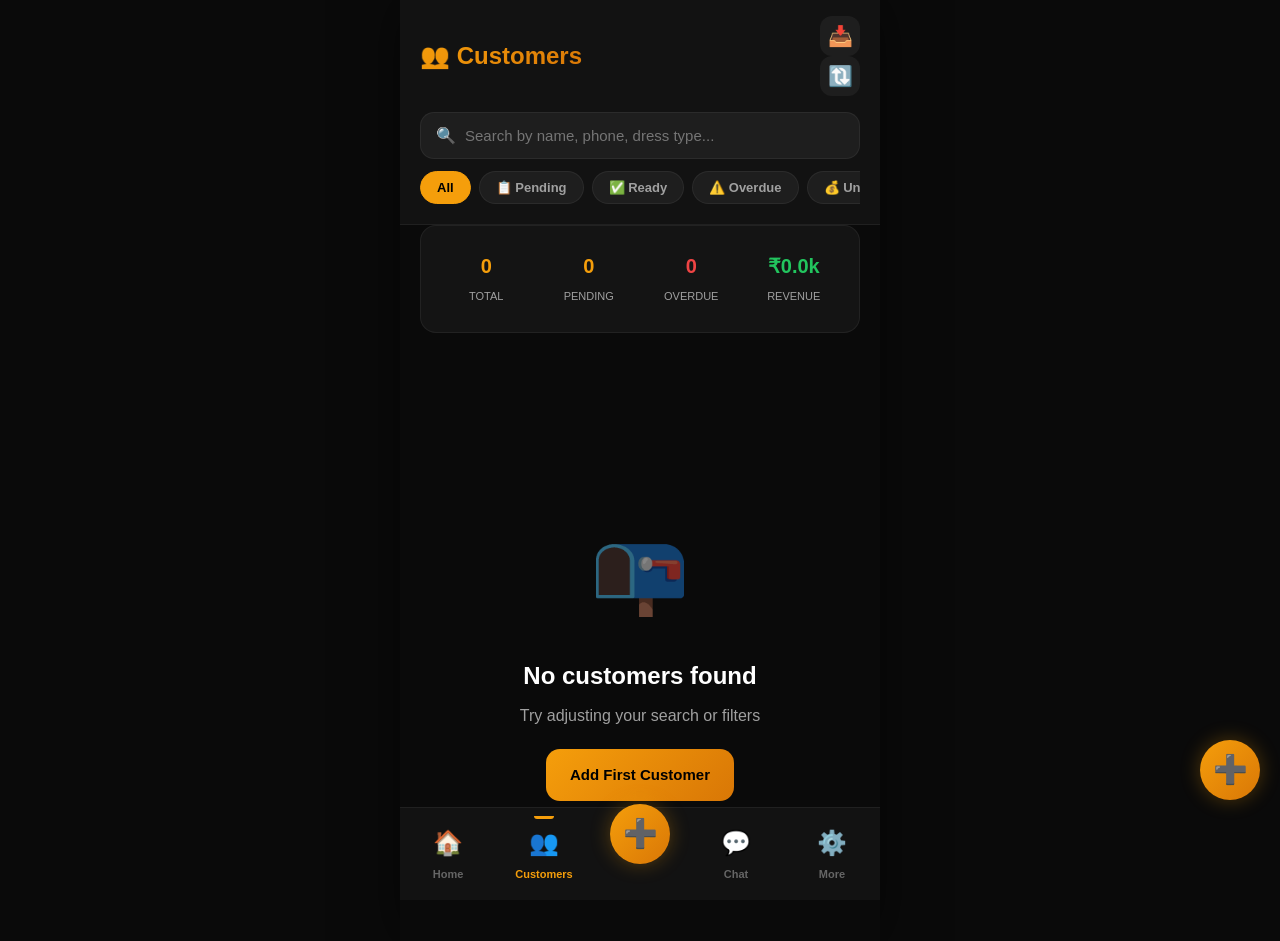
<file: customers.html>
<!DOCTYPE html>
<html lang="en">
<head>
    <meta charset="UTF-8">
    <meta name="viewport" content="width=device-width, initial-scale=1.0, maximum-scale=1.0, user-scalable=no">
    <meta name="theme-color" content="#0f0f0f">
    <title>Customers - Seema Boutique</title>
    <link rel="stylesheet" href="styles.css">
</head>
<body>
    <div class="app">
        <div class="toast-container" id="toastContainer"></div>
        
        <!-- Header -->
        <header class="page-header">
            <div class="header-content">
                <h1 class="page-title">👥 Customers</h1>
                <div class="header-actions">
                    <button class="icon-btn" onclick="exportCustomers()" title="Export">📥</button>
                    <button class="icon-btn" onclick="toggleSort()" title="Sort">🔃</button>
                </div>
            </div>
            
            <!-- Search Bar -->
            <div class="search-box">
                <span class="search-icon">🔍</span>
                <input type="search" id="searchInput" placeholder="Search by name, phone, dress type..." oninput="searchCustomers()">
                <button class="search-clear" id="searchClear" onclick="clearSearch()">✕</button>
            </div>
            
            <!-- Filter Tabs -->
            <div class="filter-tabs">
                <button class="filter-tab active" onclick="filterCustomers('all')" data-filter="all">All</button>
                <button class="filter-tab" onclick="filterCustomers('pending')" data-filter="pending">📋 Pending</button>
                <button class="filter-tab" onclick="filterCustomers('ready')" data-filter="ready">✅ Ready</button>
                <button class="filter-tab" onclick="filterCustomers('overdue')" data-filter="overdue">⚠️ Overdue</button>
                <button class="filter-tab" onclick="filterCustomers('unpaid')" data-filter="unpaid">💰 Unpaid</button>
                <button class="filter-tab" onclick="filterCustomers('vip')" data-filter="vip">👑 VIP</button>
            </div>
        </header>

        <!-- Stats Summary -->
        <div class="stats-bar">
            <div class="stat-item" onclick="showStatDetail('total')">
                <span class="stat-number" id="statTotal">0</span>
                <span class="stat-label">Total</span>
            </div>
            <div class="stat-item" onclick="showStatDetail('pending')">
                <span class="stat-number" id="statPending">0</span>
                <span class="stat-label">Pending</span>
            </div>
            <div class="stat-item" onclick="showStatDetail('overdue')">
                <span class="stat-number danger" id="statOverdue">0</span>
                <span class="stat-label">Overdue</span>
            </div>
            <div class="stat-item" onclick="showStatDetail('revenue')">
                <span class="stat-number success" id="statRevenue">₹0</span>
                <span class="stat-label">Revenue</span>
            </div>
        </div>

        <!-- Customer List -->
        <div class="customer-list-container" id="customerList">
            <!-- Populated by JS -->
        </div>

        <!-- Empty State -->
        <div class="empty-state hidden" id="emptyState">
            <div class="empty-icon">📭</div>
            <h2>No customers found</h2>
            <p>Try adjusting your search or filters</p>
            <a href="add-customer.html" class="btn btn-primary">Add First Customer</a>
        </div>

        <!-- Floating Action Button -->
        <a href="add-customer.html" class="fab-btn" title="Add Customer">➕</a>

        <!-- Bottom Nav -->
        <nav class="bottom-nav">
            <a href="index.html" class="nav-item" data-page="home">
                <span class="nav-icon">🏠</span>
                <span>Home</span>
            </a>
            <a href="customers.html" class="nav-item active" data-page="customers">
                <span class="nav-icon">👥</span>
                <span>Customers</span>
                <span class="nav-badge" id="customerBadge">0</span>
            </a>
            <a href="add-customer.html" class="nav-item nav-item-main" data-page="add">
                <span class="nav-icon-main">➕</span>
            </a>
            <a href="chat.html" class="nav-item" data-page="chat">
                <span class="nav-icon">💬</span>
                <span>Chat</span>
            </a>
            <a href="settings.html" class="nav-item" data-page="settings">
                <span class="nav-icon">⚙️</span>
                <span>More</span>
            </a>
        </nav>
    </div>

    <script src="data.js"></script>
    <script src="app.js"></script>
    <script>
        let currentFilter = 'all';
        let searchQuery = '';
        let sortBy = 'date-desc';

        document.addEventListener('DOMContentLoaded', () => {
            loadCustomers();
            updateStats();
            updateBadge();
        });

        function loadCustomers() {
            const customers = DataManager.getCustomers();
            const filtered = filterAndSort(customers);
            renderCustomerList(filtered);
        }

        function filterAndSort(customers) {
            let filtered = customers.filter(c => {
                // Search filter
                const matchesSearch = !searchQuery || 
                    c.name?.toLowerCase().includes(searchQuery) ||
                    c.phone?.includes(searchQuery) ||
                    c.dressType?.toLowerCase().includes(searchQuery);
                
                // Category filter
                let matchesFilter = true;
                if (currentFilter === 'pending') matchesFilter = c.orderStatus === 'pending';
                else if (currentFilter === 'ready') matchesFilter = c.orderStatus === 'ready';
                else if (currentFilter === 'overdue') {
                    matchesFilter = c.deliveryDate && new Date(c.deliveryDate) < new Date() && c.orderStatus !== 'delivered';
                }
                else if (currentFilter === 'unpaid') matchesFilter = c.payment?.status !== 'paid';
                else if (currentFilter === 'vip') matchesFilter = c.category === 'vip';
                
                return matchesSearch && matchesFilter;
            });

            // Sort
            filtered.sort((a, b) => {
                if (sortBy === 'date-desc') return new Date(b.createdAt) - new Date(a.createdAt);
                if (sortBy === 'date-asc') return new Date(a.createdAt) - new Date(b.createdAt);
                if (sortBy === 'name') return a.name.localeCompare(b.name);
                if (sortBy === 'amount') return (b.payment?.total || 0) - (a.payment?.total || 0);
                return 0;
            });

            return filtered;
        }

        function renderCustomerList(customers) {
            const container = document.getElementById('customerList');
            const emptyState = document.getElementById('emptyState');
            
            if (customers.length === 0) {
                container.innerHTML = '';
                emptyState.classList.remove('hidden');
                return;
            }
            
            emptyState.classList.add('hidden');
            
            container.innerHTML = customers.map(c => createCustomerCard(c)).join('');
        }

        function createCustomerCard(c) {
            const isOverdue = c.deliveryDate && new Date(c.deliveryDate) < new Date() && c.orderStatus !== 'delivered';
            const initials = c.name ? c.name.split(' ').map(n => n[0]).join('').toUpperCase().slice(0, 2) : '??';
            const photoHtml = c.photo ? `<img src="${c.photo}" alt="">` : initials;
            
            const statusColors = {
                pending: 'var(--warning)',
                'in-progress': 'var(--info)',
                ready: 'var(--success)',
                delivered: 'var(--cyan)'
            };
            
            const paymentColor = c.payment?.status === 'paid' ? 'var(--success)' : 
                                c.payment?.status === 'partial' ? 'var(--warning)' : 'var(--danger)';
            
            return `
                <div class="customer-card-enhanced" onclick="viewCustomer('${c.id}')">
                    <div class="card-main">
                        <div class="customer-avatar-large" style="border-color: ${statusColors[c.orderStatus] || 'var(--text-tertiary)'}">
                            ${photoHtml}
                        </div>
                        <div class="customer-info-main">
                            <div class="info-header">
                                <h3 class="customer-name">${highlightSearch(c.name)}</h3>
                                ${c.category === 'vip' ? '<span class="vip-badge">👑 VIP</span>' : ''}
                                ${isOverdue ? '<span class="overdue-badge">⚠️ OVERDUE</span>' : ''}
                            </div>
                            <div class="info-meta">
                                <span>📞 ${c.phone}</span>
                                <span>•</span>
                                <span>👔 ${c.dressType || 'N/A'}</span>
                            </div>
                            <div class="info-status">
                                <span class="status-pill" style="background: ${statusColors[c.orderStatus]}20; color: ${statusColors[c.orderStatus]}">
                                    ${c.orderStatus || 'pending'}
                                </span>
                                <span class="payment-pill" style="background: ${paymentColor}20; color: ${paymentColor}">
                                    ${c.payment?.status || 'unpaid'}
                                </span>
                            </div>
                        </div>
                        <div class="customer-amount">
                            <div class="amount-total">₹${(c.payment?.total || 0).toLocaleString()}</div>
                            <div class="amount-remaining" style="color: ${paymentColor}">
                                ₹${(c.payment?.remaining || 0).toLocaleString()} due
                            </div>
                            ${c.deliveryDate ? `<div class="delivery-date">📅 ${formatDate(c.deliveryDate)}</div>` : ''}
                        </div>
                    </div>
                    <div class="card-actions">
                        <button class="action-btn" onclick="event.stopPropagation(); quickCall('${c.phone}')">
                            📞 Call
                        </button>
                        <button class="action-btn" onclick="event.stopPropagation(); quickWhatsApp('${c.phone}', '${c.id}')">
                            💬 WhatsApp
                        </button>
                        <button class="action-btn" onclick="event.stopPropagation(); quickSMS('${c.phone}', '${c.id}')">
                            ✉️ SMS
                        </button>
                        <button class="action-btn primary" onclick="event.stopPropagation(); editCustomer('${c.id}')">
                            ✏️ Edit
                        </button>
                    </div>
                </div>
            `;
        }

        function highlightSearch(text) {
            if (!searchQuery) return text;
            const regex = new RegExp(`(${searchQuery})`, 'gi');
            return text.replace(regex, '<mark>$1</mark>');
        }

        function formatDate(dateStr) {
            const date = new Date(dateStr);
            const today = new Date();
            const diff = Math.ceil((date - today) / (1000 * 60 * 60 * 24));
            
            if (diff === 0) return 'Today';
            if (diff === 1) return 'Tomorrow';
            if (diff < 0) return `${Math.abs(diff)} days ago`;
            return date.toLocaleDateString();
        }

        function searchCustomers() {
            const input = document.getElementById('searchInput');
            searchQuery = input.value.toLowerCase().trim();
            document.getElementById('searchClear').style.display = searchQuery ? 'block' : 'none';
            loadCustomers();
        }

        function clearSearch() {
            document.getElementById('searchInput').value = '';
            searchQuery = '';
            document.getElementById('searchClear').style.display = 'none';
            loadCustomers();
        }

        function filterCustomers(filter) {
            currentFilter = filter;
            document.querySelectorAll('.filter-tab').forEach(tab => {
                tab.classList.toggle('active', tab.dataset.filter === filter);
            });
            loadCustomers();
        }

        function toggleSort() {
            const options = ['date-desc', 'date-asc', 'name', 'amount'];
            const currentIndex = options.indexOf(sortBy);
            sortBy = options[(currentIndex + 1) % options.length];
            
            const labels = {
                'date-desc': 'Newest First',
                'date-asc': 'Oldest First',
                'name': 'Name A-Z',
                'amount': 'Highest Amount'
            };
            
            showToast(`Sorted: ${labels[sortBy]}`, 'info');
            loadCustomers();
        }

        function updateStats() {
            const customers = DataManager.getCustomers();
            const stats = {
                total: customers.length,
                pending: customers.filter(c => c.orderStatus === 'pending').length,
                overdue: customers.filter(c => c.deliveryDate && new Date(c.deliveryDate) < new Date() && c.orderStatus !== 'delivered').length,
                revenue: customers.reduce((sum, c) => sum + (c.payment?.total || 0), 0)
            };
            
            document.getElementById('statTotal').textContent = stats.total;
            document.getElementById('statPending').textContent = stats.pending;
            document.getElementById('statOverdue').textContent = stats.overdue;
            document.getElementById('statRevenue').textContent = '₹' + (stats.revenue / 1000).toFixed(1) + 'k';
        }

        function showStatDetail(type) {
            if (type === 'total') filterCustomers('all');
            else if (type === 'pending') filterCustomers('pending');
            else if (type === 'overdue') filterCustomers('overdue');
            else if (type === 'revenue') {
                window.location.href = 'dashboard.html';
            }
        }

        function viewCustomer(id) {
            window.location.href = `customer-detail.html?id=${id}`;
        }

        function editCustomer(id) {
            window.location.href = `customer-detail.html?id=${id}&edit=true`;
        }

        function exportCustomers() {
            const customers = DataManager.getCustomers();
            const csv = convertToCSV(customers);
            downloadFile(csv, 'customers.csv', 'text/csv');
            showToast('Customers exported to CSV', 'success');
        }

        function convertToCSV(customers) {
            const headers = ['Name', 'Phone', 'Dress Type', 'Status', 'Total', 'Advance', 'Remaining', 'Delivery Date', 'Category'];
            const rows = customers.map(c => [
                c.name, c.phone, c.dressType, c.orderStatus,
                c.payment?.total || 0, c.payment?.advance || 0, c.payment?.remaining || 0,
                c.deliveryDate, c.category
            ]);
            return [headers.join(','), ...rows.map(r => r.join(','))].join('\n');
        }

        function downloadFile(content, filename, type) {
            const blob = new Blob([content], { type });
            const url = URL.createObjectURL(blob);
            const a = document.createElement('a');
            a.href = url;
            a.download = filename;
            a.click();
            URL.revokeObjectURL(url);
        }
    </script>
</body>
</html>
</file>
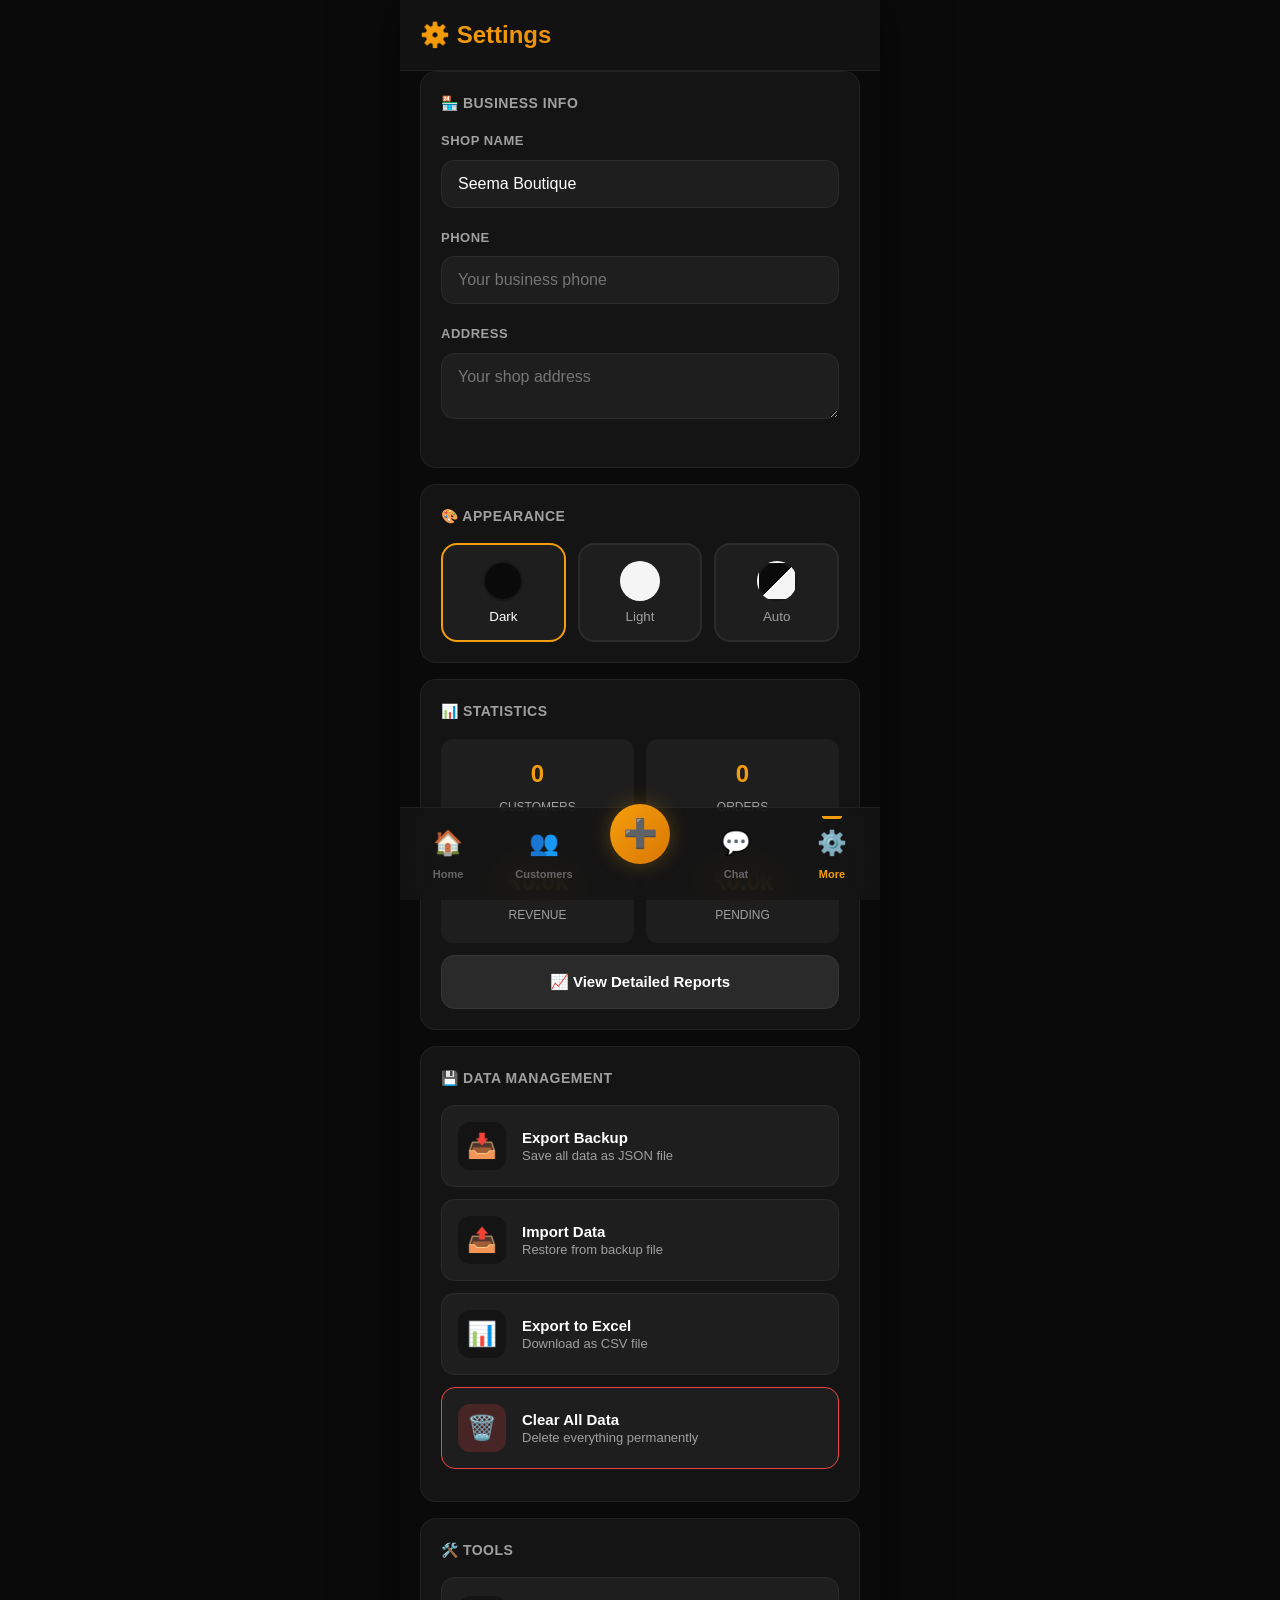
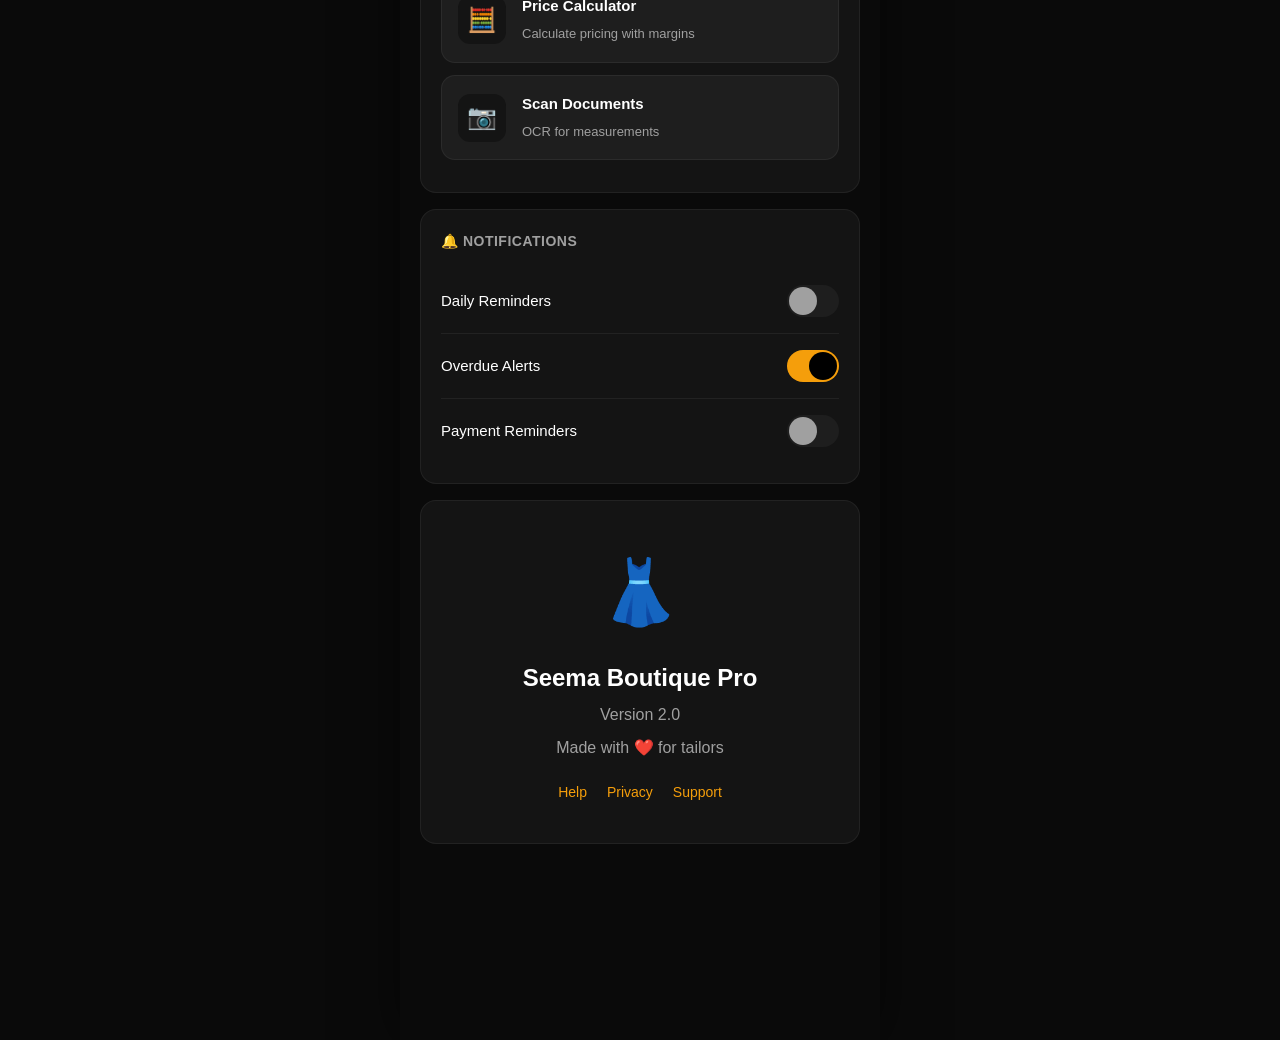
<file: settings.html>
<!DOCTYPE html>
<html lang="en">
<head>
    <meta charset="UTF-8">
    <meta name="viewport" content="width=device-width, initial-scale=1.0, maximum-scale=1.0, user-scalable=no">
    <title>Settings - Seema Boutique</title>
    <link rel="stylesheet" href="styles.css">
</head>
<body>
    <div class="app">
        <header class="page-header">
            <h1 class="page-title">⚙️ Settings</h1>
        </header>

        <div class="settings-container">
            <!-- Business Info -->
            <div class="settings-section">
                <h3>🏪 Business Info</h3>
                <div class="form-group">
                    <label>Shop Name</label>
                    <input type="text" id="shopName" value="Seema Boutique" onchange="saveSetting('shopName', this.value)">
                </div>
                <div class="form-group">
                    <label>Phone</label>
                    <input type="tel" id="shopPhone" placeholder="Your business phone" onchange="saveSetting('shopPhone', this.value)">
                </div>
                <div class="form-group">
                    <label>Address</label>
                    <textarea id="shopAddress" rows="2" placeholder="Your shop address" onchange="saveSetting('shopAddress', this.value)"></textarea>
                </div>
            </div>

            <!-- Appearance -->
            <div class="settings-section">
                <h3>🎨 Appearance</h3>
                <div class="theme-options">
                    <button class="theme-btn active" onclick="setTheme('dark')">
                        <span class="theme-preview dark"></span>
                        <span>Dark</span>
                    </button>
                    <button class="theme-btn" onclick="setTheme('light')">
                        <span class="theme-preview light"></span>
                        <span>Light</span>
                    </button>
                    <button class="theme-btn" onclick="setTheme('auto')">
                        <span class="theme-preview auto"></span>
                        <span>Auto</span>
                    </button>
                </div>
            </div>

            <!-- Statistics -->
            <div class="settings-section">
                <h3>📊 Statistics</h3>
                <div class="stats-grid-compact">
                    <div class="stat-box">
                        <span class="stat-number" id="statTotalCustomers">0</span>
                        <span class="stat-label">Customers</span>
                    </div>
                    <div class="stat-box">
                        <span class="stat-number" id="statTotalOrders">0</span>
                        <span class="stat-label">Orders</span>
                    </div>
                    <div class="stat-box">
                        <span class="stat-number" id="statTotalRevenue">₹0</span>
                        <span class="stat-label">Revenue</span>
                    </div>
                    <div class="stat-box">
                        <span class="stat-number" id="statPendingAmount">₹0</span>
                        <span class="stat-label">Pending</span>
                    </div>
                </div>
                <a href="dashboard.html" class="btn btn-secondary btn-full" style="margin-top: 12px;">
                    📈 View Detailed Reports
                </a>
            </div>

            <!-- Data Management -->
            <div class="settings-section">
                <h3>💾 Data Management</h3>
                
                <button class="settings-btn" onclick="exportData()">
                    <span class="btn-icon">📥</span>
                    <div class="btn-content">
                        <strong>Export Backup</strong>
                        <small>Save all data as JSON file</small>
                    </div>
                </button>
                
                <button class="settings-btn" onclick="document.getElementById('importFile').click()">
                    <span class="btn-icon">📤</span>
                    <div class="btn-content">
                        <strong>Import Data</strong>
                        <small>Restore from backup file</small>
                    </div>
                </button>
                <input type="file" id="importFile" accept=".json" hidden onchange="importData(event)">
                
                <button class="settings-btn" onclick="exportCSV()">
                    <span class="btn-icon">📊</span>
                    <div class="btn-content">
                        <strong>Export to Excel</strong>
                        <small>Download as CSV file</small>
                    </div>
                </button>
                
                <button class="settings-btn danger" onclick="clearAllData()">
                    <span class="btn-icon">🗑️</span>
                    <div class="btn-content">
                        <strong>Clear All Data</strong>
                        <small>Delete everything permanently</small>
                    </div>
                </button>
            </div>

            <!-- Tools -->
            <div class="settings-section">
                <h3>🛠️ Tools</h3>
                <a href="calculator.html" class="settings-btn">
                    <span class="btn-icon">🧮</span>
                    <div class="btn-content">
                        <strong>Price Calculator</strong>
                        <small>Calculate pricing with margins</small>
                    </div>
                </a>
                <a href="scan.html" class="settings-btn">
                    <span class="btn-icon">📷</span>
                    <div class="btn-content">
                        <strong>Scan Documents</strong>
                        <small>OCR for measurements</small>
                    </div>
                </a>
            </div>

            <!-- Notifications -->
            <div class="settings-section">
                <h3>🔔 Notifications</h3>
                <label class="toggle-item">
                    <span>Daily Reminders</span>
                    <input type="checkbox" id="dailyReminders" onchange="toggleNotification('daily', this.checked)">
                    <span class="toggle"></span>
                </label>
                <label class="toggle-item">
                    <span>Overdue Alerts</span>
                    <input type="checkbox" id="overdueAlerts" checked onchange="toggleNotification('overdue', this.checked)">
                    <span class="toggle"></span>
                </label>
                <label class="toggle-item">
                    <span>Payment Reminders</span>
                    <input type="checkbox" id="paymentReminders" onchange="toggleNotification('payment', this.checked)">
                    <span class="toggle"></span>
                </label>
            </div>

            <!-- About -->
            <div class="settings-section about">
                <div class="app-logo">👗</div>
                <h2>Seema Boutique Pro</h2>
                <p>Version 2.0</p>
                <p>Made with ❤️ for tailors</p>
                <div class="links">
                    <a href="#" onclick="showHelp()">Help</a>
                    <a href="#" onclick="showPrivacy()">Privacy</a>
                    <a href="#" onclick="contactSupport()">Support</a>
                </div>
            </div>
        </div>

        <nav class="bottom-nav">
            <a href="index.html" class="nav-item" data-page="home">
                <span class="nav-icon">🏠</span>
                <span>Home</span>
            </a>
            <a href="customers.html" class="nav-item" data-page="customers">
                <span class="nav-icon">👥</span>
                <span>Customers</span>
            </a>
            <a href="add-customer.html" class="nav-item nav-item-main" data-page="add">
                <span class="nav-icon-main">➕</span>
            </a>
            <a href="chat.html" class="nav-item" data-page="chat">
                <span class="nav-icon">💬</span>
                <span>Chat</span>
            </a>
            <a href="settings.html" class="nav-item active" data-page="settings">
                <span class="nav-icon">⚙️</span>
                <span>More</span>
            </a>
        </nav>
    </div>

    <script src="data.js"></script>
    <script src="app.js"></script>
    <script>
        document.addEventListener('DOMContentLoaded', () => {
            loadSettings();
            updateStats();
        });

        function loadSettings() {
            const settings = JSON.parse(localStorage.getItem('seema_settings') || '{}');
            
            document.getElementById('shopName').value = settings.shopName || 'Seema Boutique';
            document.getElementById('shopPhone').value = settings.shopPhone || '';
            document.getElementById('shopAddress').value = settings.shopAddress || '';
            
            if (settings.theme) setTheme(settings.theme);
        }

        function saveSetting(key, value) {
            const settings = JSON.parse(localStorage.getItem('seema_settings') || '{}');
            settings[key] = value;
            localStorage.setItem('seema_settings', JSON.stringify(settings));
            showToast('Setting saved', 'success');
        }

        function setTheme(theme) {
            document.querySelectorAll('.theme-btn').forEach(btn => btn.classList.remove('active'));
            event.target.closest('.theme-btn').classList.add('active');
            
            if (theme === 'light') {
                document.documentElement.style.setProperty('--bg', '#f5f5f5');
                document.documentElement.style.setProperty('--surface', '#ffffff');
                document.documentElement.style.setProperty('--text', '#1a1a1a');
            } else {
                document.documentElement.style.setProperty('--bg', '#0a0a0a');
                document.documentElement.style.setProperty('--surface', '#141414');
                document.documentElement.style.setProperty('--text', '#ffffff');
            }
            
            saveSetting('theme', theme);
        }

        function updateStats() {
            const customers = DataManager.getCustomers();
            const stats = {
                total: customers.length,
                revenue: customers.reduce((sum, c) => sum + (c.payment?.total || 0), 0),
                pending: customers.reduce((sum, c) => sum + (c.payment?.remaining || 0), 0)
            };
            
            document.getElementById('statTotalCustomers').textContent = stats.total;
            document.getElementById('statTotalOrders').textContent = stats.total;
            document.getElementById('statTotalRevenue').textContent = '₹' + (stats.revenue / 1000).toFixed(1) + 'k';
            document.getElementById('statPendingAmount').textContent = '₹' + (stats.pending / 1000).toFixed(1) + 'k';
        }

        function exportData() {
            const data = {
                version: '2.0',
                exportedAt: new Date().toISOString(),
                customers: DataManager.getCustomers(),
                settings: JSON.parse(localStorage.getItem('seema_settings') || '{}')
            };
            
            const blob = new Blob([JSON.stringify(data, null, 2)], { type: 'application/json' });
            const url = URL.createObjectURL(blob);
            const a = document.createElement('a');
            a.href = url;
            a.download = `seema-boutique-backup-${new Date().toISOString().split('T')[0]}.json`;
            a.click();
            URL.revokeObjectURL(url);
            
            showToast('Backup exported', 'success');
            triggerConfetti();
        }

        function importData(event) {
            const file = event.target.files[0];
            if (!file) return;
            
            const reader = new FileReader();
            reader.onload = (e) => {
                try {
                    const data = JSON.parse(e.target.result);
                    if (!data.customers || !Array.isArray(data.customers)) {
                        throw new Error('Invalid backup file');
                    }
                    
                    if (confirm(`Import ${data.customers.length} customers? This will REPLACE all current data.`)) {
                        DataManager.saveCustomers(data.customers);
                        if (data.settings) {
                            localStorage.setItem('seema_settings', JSON.stringify(data.settings));
                        }
                        showToast('Data imported successfully', 'success');
                        updateStats();
                    }
                } catch (err) {
                    showToast('Import failed: ' + err.message, 'error');
                }
                event.target.value = '';
            };
            reader.readAsText(file);
        }

        function exportCSV() {
            const customers = DataManager.getCustomers();
            const headers = ['ID', 'Name', 'Phone', 'Category', 'Dress Type', 'Order Status', 'Priority', 'Total', 'Advance', 'Remaining', 'Payment Status', 'Delivery Date', 'Created At', 'Notes'];
            
            const rows = customers.map(c => [
                c.id, c.name, c.phone, c.category, c.dressType, c.orderStatus, c.priority,
                c.payment?.total || 0, c.payment?.advance || 0, c.payment?.remaining || 0,
                c.payment?.status || 'unpaid', c.deliveryDate || '', c.createdAt, c.notes || ''
            ]);
            
            const csv = [headers.join(','), ...rows.map(r => r.map(v => `"${v}"`).join(','))].join('\n');
            
            const blob = new Blob([csv], { type: 'text/csv' });
            const url = URL.createObjectURL(blob);
            const a = document.createElement('a');
            a.href = url;
            a.download = `customers-${new Date().toISOString().split('T')[0]}.csv`;
            a.click();
            URL.revokeObjectURL(url);
            
            showToast('CSV exported', 'success');
        }

        function clearAllData() {
            if (!confirm('⚠️ WARNING: This will delete ALL customers and settings. This cannot be undone. Continue?')) return;
            if (!confirm('Are you absolutely sure? Type "DELETE" to confirm.')) return;
            
            localStorage.removeItem('seema_customers_v2');
            localStorage.removeItem('seema_backup');
            localStorage.removeItem('seema_settings');
            
            showToast('All data cleared', 'warning');
            setTimeout(() => location.reload(), 1000);
        }

        function toggleNotification(type, enabled) {
            const settings = JSON.parse(localStorage.getItem('seema_settings') || '{}');
            settings.notifications = settings.notifications || {};
            settings.notifications[type] = enabled;
            saveSetting('notifications', settings.notifications);
        }

        function showHelp() {
            alert('📖 Help:\n\n1. Add customers from Customers page\n2. Use Chat mode for quick entry\n3. Scan documents to auto-fill measurements\n4. Use Calculator to determine pricing\n5. Export backup regularly to keep data safe');
        }

        function showPrivacy() {
            alert('🔒 Privacy:\n\nAll data is stored locally on your device. No data is sent to any server. You have full control over your information.');
        }

        function contactSupport() {
            window.open('mailto:support@seemaboutique.com', '_blank');
        }
    </script>
</body>
</html>
</file>
<file: styles.css>
:root {
    --bg: #0a0a0a;
    --surface: #141414;
    --surface-light: #1e1e1e;
    --surface-lighter: #2a2a2a;
    --glass: rgba(20, 20, 20, 0.85);
    --border: rgba(255, 255, 255, 0.06);
    --text: #ffffff;
    --text-secondary: #a0a0a0;
    --text-tertiary: #666666;
    --accent: #f59e0b;
    --accent-light: #fbbf24;
    --accent-dark: #d97706;
    --success: #22c55e;
    --success-dark: #16a34a;
    --danger: #ef4444;
    --danger-dark: #dc2626;
    --warning: #f59e0b;
    --info: #3b82f6;
    --purple: #a855f7;
    --cyan: #06b6d4;
    --gradient-1: linear-gradient(135deg, #f59e0b 0%, #d97706 100%);
    --gradient-2: linear-gradient(135deg, #a855f7 0%, #7c3aed 100%);
    --gradient-3: linear-gradient(135deg, #06b6d4 0%, #0891b2 100%);
    --shadow: 0 4px 6px rgba(0,0,0,0.4);
    --shadow-lg: 0 10px 25px rgba(0,0,0,0.5);
    --shadow-glow: 0 0 20px rgba(245, 158, 11, 0.3);
}

* {
    margin: 0;
    padding: 0;
    box-sizing: border-box;
    -webkit-tap-highlight-color: transparent;
    font-family: -apple-system, BlinkMacSystemFont, 'Segoe UI', Roboto, 'Helvetica Neue', Arial, sans-serif;
}

html {
    font-size: 16px;
    scroll-behavior: smooth;
}

body {
    background: var(--bg);
    color: var(--text);
    min-height: 100vh;
    overflow-x: hidden;
    line-height: 1.6;
}

/* App Container */
.app {
    max-width: 480px;
    margin: 0 auto;
    min-height: 100vh;
    position: relative;
    background: var(--bg);
    box-shadow: 0 0 50px rgba(0,0,0,0.5);
    padding-bottom: 80px;
}

/* Scrollbar */
::-webkit-scrollbar {
    width: 6px;
    height: 6px;
}
::-webkit-scrollbar-track {
    background: var(--surface);
}
::-webkit-scrollbar-thumb {
    background: var(--text-tertiary);
    border-radius: 3px;
}
::-webkit-scrollbar-thumb:hover {
    background: var(--accent);
}

/* Toast Notifications */
.toast-container {
    position: fixed;
    top: 20px;
    left: 50%;
    transform: translateX(-50%);
    z-index: 2000;
    display: flex;
    flex-direction: column;
    gap: 8px;
    pointer-events: none;
    width: 90%;
    max-width: 400px;
}

.toast {
    background: var(--surface);
    border: 1px solid var(--border);
    padding: 14px 20px;
    border-radius: 14px;
    box-shadow: var(--shadow-lg);
    display: flex;
    align-items: center;
    gap: 12px;
    font-weight: 600;
    animation: toastSlide 0.3s ease;
    pointer-events: all;
}

@keyframes toastSlide {
    from { opacity: 0; transform: translateY(-20px); }
    to { opacity: 1; transform: translateY(0); }
}

.toast.success { border-color: var(--success); background: rgba(34, 197, 94, 0.1); }
.toast.error { border-color: var(--danger); background: rgba(239, 68, 68, 0.1); }
.toast.warning { border-color: var(--warning); background: rgba(245, 158, 11, 0.1); }

/* Confetti */
.confetti {
    position: fixed;
    inset: 0;
    pointer-events: none;
    z-index: 3000;
    overflow: hidden;
}

.confetti-piece {
    position: absolute;
    width: 10px;
    height: 10px;
    animation: confetti-fall 3s ease-out forwards;
}

@keyframes confetti-fall {
    0% { opacity: 1; transform: translateY(-100px) rotate(0deg); }
    100% { opacity: 0; transform: translateY(100vh) rotate(720deg); }
}

.hidden { display: none !important; }

/* Page Header */
.page-header {
    background: var(--glass);
    backdrop-filter: blur(20px);
    border-bottom: 1px solid var(--border);
    padding: 16px 20px;
    padding-top: max(16px, env(safe-area-inset-top));
    position: sticky;
    top: 0;
    z-index: 100;
}

.page-header.compact {
    display: flex;
    align-items: center;
    justify-content: space-between;
    gap: 12px;
}

.header-content {
    display: flex;
    justify-content: space-between;
    align-items: center;
    margin-bottom: 16px;
}

.page-title {
    font-size: 24px;
    font-weight: 800;
    background: var(--gradient-1);
    -webkit-background-clip: text;
    -webkit-text-fill-color: transparent;
}

.back-btn {
    color: var(--text-secondary);
    text-decoration: none;
    font-size: 16px;
    font-weight: 600;
    padding: 8px 12px;
    border-radius: 10px;
    background: var(--surface-light);
}

.icon-btn {
    width: 40px;
    height: 40px;
    border-radius: 12px;
    border: none;
    background: var(--surface-light);
    color: var(--text);
    font-size: 20px;
    cursor: pointer;
    display: flex;
    align-items: center;
    justify-content: center;
    transition: all 0.2s;
}

.icon-btn:hover {
    background: var(--surface-lighter);
    transform: translateY(-2px);
}

/* Search */
.search-box {
    position: relative;
    margin-bottom: 12px;
}

.search-icon {
    position: absolute;
    left: 16px;
    top: 50%;
    transform: translateY(-50%);
    color: var(--text-tertiary);
}

.search-box input {
    width: 100%;
    background: var(--surface-light);
    border: 1px solid var(--border);
    border-radius: 14px;
    padding: 14px 44px;
    color: var(--text);
    font-size: 15px;
    outline: none;
}

.search-clear {
    position: absolute;
    right: 12px;
    top: 50%;
    transform: translateY(-50%);
    background: none;
    border: none;
    color: var(--text-tertiary);
    font-size: 18px;
    cursor: pointer;
    display: none;
}

/* Filter Tabs */
.filter-tabs {
    display: flex;
    gap: 8px;
    overflow-x: auto;
    padding-bottom: 4px;
    scrollbar-width: none;
}

.filter-tabs::-webkit-scrollbar { display: none; }

.filter-tab {
    background: var(--surface-light);
    border: 1px solid var(--border);
    color: var(--text-secondary);
    padding: 8px 16px;
    border-radius: 20px;
    font-size: 13px;
    font-weight: 600;
    cursor: pointer;
    white-space: nowrap;
    transition: all 0.2s;
}

.filter-tab:hover, .filter-tab.active {
    background: var(--accent);
    color: #000;
    border-color: var(--accent);
}

/* Stats Bar */
.stats-bar {
    display: grid;
    grid-template-columns: repeat(4, 1fr);
    gap: 12px;
    padding: 16px 20px;
    background: var(--surface);
    margin: 0 20px 16px;
    border-radius: 16px;
    border: 1px solid var(--border);
}

.stat-item {
    text-align: center;
    cursor: pointer;
    padding: 8px;
    border-radius: 12px;
    transition: all 0.2s;
}

.stat-item:hover {
    background: var(--surface-light);
}

.stat-number {
    display: block;
    font-size: 20px;
    font-weight: 800;
    color: var(--accent);
}

.stat-number.danger { color: var(--danger); }
.stat-number.success { color: var(--success); }

.stat-label {
    font-size: 11px;
    color: var(--text-secondary);
    text-transform: uppercase;
}

/* Customer List */
.customer-list-container {
    padding: 0 20px 100px;
}

.customer-card-enhanced {
    background: var(--surface);
    border: 1px solid var(--border);
    border-radius: 20px;
    padding: 16px;
    margin-bottom: 12px;
    cursor: pointer;
    transition: all 0.3s ease;
}

.customer-card-enhanced:hover {
    transform: translateX(4px);
    box-shadow: var(--shadow);
}

.card-main {
    display: flex;
    gap: 12px;
    margin-bottom: 12px;
}

.customer-avatar-large {
    width: 64px;
    height: 64px;
    border-radius: 16px;
    background: var(--gradient-1);
    display: flex;
    align-items: center;
    justify-content: center;
    font-size: 24px;
    font-weight: 700;
    color: #000;
    flex-shrink: 0;
    border: 3px solid transparent;
    overflow: hidden;
}

.customer-avatar-large img {
    width: 100%;
    height: 100%;
    object-fit: cover;
}

.customer-info-main {
    flex: 1;
    min-width: 0;
}

.info-header {
    display: flex;
    align-items: center;
    gap: 8px;
    margin-bottom: 4px;
    flex-wrap: wrap;
}

.customer-name {
    font-size: 17px;
    font-weight: 700;
    white-space: nowrap;
    overflow: hidden;
    text-overflow: ellipsis;
}

.customer-name mark {
    background: rgba(245, 158, 11, 0.3);
    color: var(--accent-light);
    border-radius: 4px;
    padding: 0 2px;
}

.vip-badge {
    background: rgba(168, 85, 247, 0.2);
    color: var(--purple);
    padding: 2px 8px;
    border-radius: 6px;
    font-size: 10px;
    font-weight: 700;
}

.overdue-badge {
    background: rgba(239, 68, 68, 0.2);
    color: var(--danger);
    padding: 2px 8px;
    border-radius: 6px;
    font-size: 10px;
    font-weight: 700;
}

.info-meta {
    font-size: 13px;
    color: var(--text-secondary);
    margin-bottom: 8px;
}

.info-meta span {
    margin-right: 8px;
}

.info-status {
    display: flex;
    gap: 8px;
}

.status-pill, .payment-pill {
    padding: 4px 10px;
    border-radius: 20px;
    font-size: 11px;
    font-weight: 700;
    text-transform: uppercase;
}

.customer-amount {
    text-align: right;
    flex-shrink: 0;
}

.amount-total {
    font-size: 18px;
    font-weight: 800;
}

.amount-remaining {
    font-size: 13px;
    margin: 4px 0;
}

.delivery-date {
    font-size: 12px;
    color: var(--text-secondary);
}

.card-actions {
    display: grid;
    grid-template-columns: repeat(4, 1fr);
    gap: 8px;
    padding-top: 12px;
    border-top: 1px solid var(--border);
}

.action-btn {
    padding: 10px;
    border-radius: 12px;
    border: 1px solid var(--border);
    background: var(--surface-light);
    color: var(--text);
    font-size: 12px;
    font-weight: 600;
    cursor: pointer;
    transition: all 0.2s;
}

.action-btn:hover {
    background: var(--accent);
    color: #000;
    border-color: var(--accent);
}

.action-btn.primary {
    background: var(--accent);
    color: #000;
}

/* Empty State */
.empty-state {
    text-align: center;
    padding: 60px 20px;
    color: var(--text-secondary);
}

.empty-icon {
    font-size: 80px;
    margin-bottom: 20px;
    opacity: 0.5;
    animation: float 3s ease-in-out infinite;
}

@keyframes float {
    0%, 100% { transform: translateY(0); }
    50% { transform: translateY(-10px); }
}

.empty-state h2 {
    color: var(--text);
    margin-bottom: 8px;
}

.empty-state p {
    margin-bottom: 20px;
}

/* FAB */
.fab-btn {
    position: fixed;
    bottom: 100px;
    right: 20px;
    width: 60px;
    height: 60px;
    border-radius: 50%;
    background: var(--gradient-1);
    color: #000;
    font-size: 28px;
    display: flex;
    align-items: center;
    justify-content: center;
    text-decoration: none;
    box-shadow: var(--shadow-glow);
    transition: all 0.3s;
    z-index: 90;
}

.fab-btn:hover {
    transform: scale(1.1) rotate(90deg);
}

/* Bottom Navigation */
.bottom-nav {
    position: fixed;
    bottom: 0;
    left: 50%;
    transform: translateX(-50%);
    width: 100%;
    max-width: 480px;
    background: var(--glass);
    backdrop-filter: blur(20px);
    border-top: 1px solid var(--border);
    display: flex;
    justify-content: space-around;
    padding: 8px 0 calc(8px + env(safe-area-inset-bottom));
    z-index: 100;
}

.nav-item {
    flex: 1;
    display: flex;
    flex-direction: column;
    align-items: center;
    gap: 4px;
    color: var(--text-tertiary);
    font-size: 11px;
    font-weight: 600;
    text-decoration: none;
    padding: 8px;
    transition: all 0.2s;
    position: relative;
}

.nav-item.active {
    color: var(--accent);
}

.nav-item.active::before {
    content: '';
    position: absolute;
    top: 0;
    left: 50%;
    transform: translateX(-50%);
    width: 20px;
    height: 3px;
    background: var(--accent);
    border-radius: 0 0 4px 4px;
}

.nav-icon {
    font-size: 24px;
    transition: all 0.2s;
}

.nav-item-main {
    position: relative;
    top: -20px;
}

.nav-icon-main {
    width: 60px;
    height: 60px;
    border-radius: 50%;
    background: var(--gradient-1);
    color: #000;
    font-size: 28px;
    display: flex;
    align-items: center;
    justify-content: center;
    box-shadow: var(--shadow-glow);
}

.nav-badge {
    position: absolute;
    top: 4px;
    right: 8px;
    background: var(--danger);
    color: white;
    font-size: 10px;
    font-weight: 700;
    padding: 2px 6px;
    border-radius: 10px;
    min-width: 18px;
    text-align: center;
}

/* Forms */
.form-group {
    margin-bottom: 20px;
}

.form-group label {
    display: block;
    font-size: 13px;
    font-weight: 700;
    color: var(--text-secondary);
    text-transform: uppercase;
    letter-spacing: 0.5px;
    margin-bottom: 8px;
}

.form-group input,
.form-group select,
.form-group textarea {
    width: 100%;
    background: var(--surface-light);
    border: 1px solid var(--border);
    border-radius: 14px;
    padding: 14px 16px;
    color: var(--text);
    font-size: 16px;
    outline: none;
    transition: all 0.2s;
}

.form-group input:focus,
.form-group select:focus,
.form-group textarea:focus {
    border-color: var(--accent);
    background: var(--surface-lighter);
    box-shadow: 0 0 0 3px rgba(245, 158, 11, 0.1);
}

.form-row {
    display: grid;
    grid-template-columns: 1fr 1fr;
    gap: 12px;
}

/* Buttons */
.btn {
    padding: 14px 24px;
    border: none;
    border-radius: 14px;
    font-size: 15px;
    font-weight: 700;
    cursor: pointer;
    display: inline-flex;
    align-items: center;
    justify-content: center;
    gap: 8px;
    transition: all 0.2s;
    text-decoration: none;
}

.btn-primary {
    background: var(--gradient-1);
    color: #000;
}

.btn-primary:hover {
    transform: translateY(-2px);
    box-shadow: var(--shadow-glow);
}

.btn-secondary {
    background: var(--surface-lighter);
    color: var(--text);
    border: 1px solid var(--border);
}

.btn-danger {
    background: rgba(239, 68, 68, 0.2);
    color: var(--danger);
}

.btn-success {
    background: rgba(34, 197, 94, 0.2);
    color: var(--success);
}

.btn-full {
    width: 100%;
}

.btn-large {
    padding: 16px 32px;
    font-size: 17px;
}

/* Progress Steps */
.progress-steps {
    display: flex;
    align-items: center;
    justify-content: center;
    padding: 20px;
    gap: 8px;
}

.step {
    display: flex;
    flex-direction: column;
    align-items: center;
    gap: 4px;
    color: var(--text-tertiary);
    font-size: 12px;
}

.step-number {
    width: 32px;
    height: 32px;
    border-radius: 50%;
    background: var(--surface-light);
    display: flex;
    align-items: center;
    justify-content: center;
    font-weight: 700;
    border: 2px solid var(--border);
}

.step.active .step-number {
    background: var(--accent);
    color: #000;
    border-color: var(--accent);
}

.step.completed .step-number {
    background: var(--success);
    color: #fff;
    border-color: var(--success);
}

.step-line {
    flex: 1;
    height: 2px;
    background: var(--surface-light);
    max-width: 40px;
}

/* Form Sections */
.form-section {
    display: none;
    padding: 0 20px 100px;
    animation: fadeIn 0.3s ease;
}

.form-section.active {
    display: block;
}

@keyframes fadeIn {
    from { opacity: 0; transform: translateX(20px); }
    to { opacity: 1; transform: translateX(0); }
}

/* Photo Upload */
.photo-upload {
    display: flex;
    justify-content: center;
    margin-bottom: 24px;
}

.photo-preview {
    width: 120px;
    height: 120px;
    border-radius: 50%;
    background: var(--surface-light);
    border: 3px dashed var(--border);
    display: flex;
    flex-direction: column;
    align-items: center;
    justify-content: center;
    cursor: pointer;
    overflow: hidden;
    transition: all 0.2s;
}

.photo-preview:hover {
    border-color: var(--accent);
    background: var(--surface-lighter);
}

.photo-preview span {
    font-size: 48px;
    margin-bottom: 4px;
}

.photo-preview p {
    font-size: 12px;
    color: var(--text-secondary);
}

.photo-preview img {
    width: 100%;
    height: 100%;
    object-fit: cover;
}

/* Radio Group */
.radio-group {
    display: grid;
    grid-template-columns: repeat(3, 1fr);
    gap: 12px;
}

.radio-card {
    position: relative;
    padding: 16px;
    background: var(--surface-light);
    border: 2px solid var(--border);
    border-radius: 14px;
    text-align: center;
    cursor: pointer;
    transition: all 0.2s;
}

.radio-card input {
    position: absolute;
    opacity: 0;
}

.radio-card:has(input:checked) {
    border-color: var(--accent);
    background: rgba(245, 158, 11, 0.1);
}

/* Status Options */
.status-options, .priority-slider {
    display: grid;
    grid-template-columns: repeat(3, 1fr);
    gap: 8px;
}

.status-btn, .priority-btn {
    padding: 12px;
    border-radius: 12px;
    border: 1px solid var(--border);
    background: var(--surface-light);
    color: var(--text-secondary);
    font-size: 13px;
    font-weight: 600;
    cursor: pointer;
    transition: all 0.2s;
}

.status-btn.active, .priority-btn.active {
    background: var(--accent);
    color: #000;
    border-color: var(--accent);
}

/* Measurements */
.measurements-section {
    margin-bottom: 24px;
}

.section-header-compact {
    display: flex;
    justify-content: space-between;
    align-items: center;
    margin-bottom: 12px;
}

.text-btn {
    background: none;
    border: none;
    color: var(--accent);
    font-size: 14px;
    font-weight: 600;
    cursor: pointer;
}

.measurements-grid {
    display: grid;
    grid-template-columns: repeat(3, 1fr);
    gap: 12px;
}

.measure-input label {
    font-size: 11px;
    color: var(--text-secondary);
    margin-bottom: 4px;
    display: block;
}

.measure-input input {
    width: 100%;
    padding: 12px;
    background: var(--surface-light);
    border: 1px solid var(--border);
    border-radius: 12px;
    color: var(--text);
    text-align: center;
    font-size: 16px;
    font-weight: 600;
}

/* Payment Section */
.payment-section {
    background: var(--surface-light);
    padding: 20px;
    border-radius: 16px;
    margin-bottom: 24px;
}

.payment-status-display {
    display: flex;
    align-items: center;
    gap: 8px;
    margin-top: 12px;
    padding: 12px;
    background: var(--surface);
    border-radius: 12px;
}

.status-indicator {
    width: 12px;
    height: 12px;
    border-radius: 50%;
}

.status-indicator.unpaid { background: var(--danger); }
.status-indicator.partial { background: var(--warning); }
.status-indicator.paid { background: var(--success); }

/* Summary Box */
.summary-box {
    background: var(--surface-light);
    padding: 20px;
    border-radius: 16px;
    margin-bottom: 24px;
    border: 1px solid var(--border);
}

.summary-box h4 {
    margin-bottom: 16px;
    color: var(--accent);
}

.summary-row {
    display: flex;
    justify-content: space-between;
    margin-bottom: 8px;
    font-size: 14px;
}

.summary-row strong {
    color: var(--text);
}

/* Quick Actions Bar */
.quick-actions-bar {
    display: flex;
    justify-content: space-around;
    padding: 16px;
    background: var(--surface);
    border-top: 1px solid var(--border);
    position: fixed;
    bottom: 80px;
    left: 0;
    right: 0;
    max-width: 480px;
    margin: 0 auto;
}

.quick-action-item {
    display: flex;
    flex-direction: column;
    align-items: center;
    gap: 4px;
    color: var(--text-secondary);
    text-decoration: none;
    font-size: 12px;
}

.quick-action-item span:first-child {
    font-size: 24px;
}

/* Detail View */
.detail-header {
    display: flex;
    align-items: center;
    gap: 16px;
    padding: 20px;
    background: var(--surface);
    margin-bottom: 16px;
}

.detail-avatar {
    width: 80px;
    height: 80px;
    border-radius: 20px;
    background: var(--gradient-1);
    display: flex;
    align-items: center;
    justify-content: center;
    font-size: 32px;
    font-weight: 700;
    color: #000;
    overflow: hidden;
    flex-shrink: 0;
}

.detail-avatar img {
    width: 100%;
    height: 100%;
    object-fit: cover;
}

.detail-title {
    flex: 1;
}

.detail-title h2 {
    font-size: 22px;
    margin-bottom: 4px;
}

.detail-category {
    display: inline-block;
    padding: 4px 12px;
    border-radius: 20px;
    font-size: 12px;
    font-weight: 700;
    text-transform: uppercase;
}

.detail-category.vip { background: rgba(168, 85, 247, 0.2); color: var(--purple); }
.detail-category.regular { background: rgba(34, 197, 94, 0.2); color: var(--success); }
.detail-category.new { background: rgba(59, 130, 246, 0.2); color: var(--info); }

.detail-actions-top {
    display: flex;
    gap: 8px;
}

.action-circle {
    width: 44px;
    height: 44px;
    border-radius: 50%;
    border: none;
    background: var(--surface-light);
    color: var(--text);
    font-size: 20px;
    cursor: pointer;
    display: flex;
    align-items: center;
    justify-content: center;
    transition: all 0.2s;
}

.action-circle:hover {
    background: var(--accent);
    color: #000;
}

/* Status Cards */
.status-cards {
    display: grid;
    grid-template-columns: repeat(3, 1fr);
    gap: 12px;
    padding: 0 20px;
    margin-bottom: 20px;
}

.status-card {
    background: var(--surface);
    border: 1px solid var(--border);
    border-radius: 16px;
    padding: 16px;
    text-align: center;
    cursor: pointer;
    transition: all 0.2s;
}

.status-card:hover {
    transform: translateY(-2px);
    box-shadow: var(--shadow);
}

.status-icon {
    font-size: 28px;
    margin-bottom: 8px;
    display: block;
}

.status-text {
    display: block;
    font-size: 14px;
    font-weight: 700;
    text-transform: uppercase;
    margin-bottom: 4px;
}

.status-card small {
    font-size: 11px;
    color: var(--text-secondary);
}

.status-card.danger {
    border-color: var(--danger);
    background: rgba(239, 68, 68, 0.1);
}

/* Detail Sections */
.detail-section {
    background: var(--surface);
    border: 1px solid var(--border);
    border-radius: 16px;
    padding: 20px;
    margin: 0 20px 16px;
}

.detail-section h3 {
    font-size: 16px;
    color: var(--accent);
    margin-bottom: 16px;
    display: flex;
    align-items: center;
    gap: 8px;
}

.payment-breakdown {
    margin-bottom: 16px;
}

.payment-row {
    display: flex;
    justify-content: space-between;
    padding: 12px 0;
    border-bottom: 1px solid var(--border);
    font-size: 14px;
}

.payment-row:last-child {
    border-bottom: none;
}

.payment-row.highlight {
    background: var(--surface-light);
    margin: 0 -20px;
    padding: 16px 20px;
    border-radius: 12px;
    border-bottom: none;
    margin-top: 8px;
}

.payment-row strong {
    font-size: 18px;
}

.success { color: var(--success); }
.danger { color: var(--danger); }

.info-list {
    display: flex;
    flex-direction: column;
    gap: 12px;
}

.info-item {
    display: flex;
    justify-content: space-between;
    align-items: center;
    padding: 12px;
    background: var(--surface-light);
    border-radius: 12px;
}

.info-item span {
    color: var(--text-secondary);
    font-size: 14px;
}

.measurements-display {
    display: grid;
    grid-template-columns: repeat(3, 1fr);
    gap: 12px;
}

.measure-box {
    background: var(--surface-light);
    padding: 16px;
    border-radius: 12px;
    text-align: center;
}

.measure-box span {
    display: block;
    font-size: 12px;
    color: var(--text-secondary);
    margin-bottom: 4px;
}

.measure-box strong {
    font-size: 20px;
    color: var(--accent);
}

.notes-text {
    background: var(--surface-light);
    padding: 16px;
    border-radius: 12px;
    font-size: 14px;
    line-height: 1.6;
    white-space: pre-wrap;
}

.detail-actions {
    display: grid;
    grid-template-columns: 1fr 1fr;
    gap: 12px;
    padding: 0 20px 100px;
}

.detail-actions .btn-full {
    grid-column: span 2;
}

/* Chat Styles */
.chat-header {
    display: flex;
    align-items: center;
    gap: 12px;
    padding: 16px 20px;
    background: var(--surface);
    border-bottom: 1px solid var(--border);
    position: sticky;
    top: 0;
    z-index: 100;
}

.chat-title {
    flex: 1;
    display: flex;
    align-items: center;
    gap: 12px;
}

.chat-avatar {
    width: 44px;
    height: 44px;
    border-radius: 50%;
    background: var(--gradient-2);
    display: flex;
    align-items: center;
    justify-content: center;
    font-size: 24px;
}

.chat-title h3 {
    font-size: 16px;
    margin-bottom: 2px;
}

.chat-title small {
    font-size: 12px;
    color: var(--success);
}

.chat-messages {
    height: calc(100vh - 180px);
    overflow-y: auto;
    padding: 20px;
    display: flex;
    flex-direction: column;
    gap: 16px;
}

.welcome-message {
    text-align: center;
    padding: 40px 20px;
    color: var(--text-secondary);
}

.welcome-message h2 {
    color: var(--text);
    margin-bottom: 8px;
}

.message {
    max-width: 80%;
    padding: 14px 18px;
    border-radius: 20px;
    font-size: 15px;
    line-height: 1.5;
    animation: messagePop 0.3s ease;
}

@keyframes messagePop {
    from { opacity: 0; transform: scale(0.8) translateY(20px); }
    to { opacity: 1; transform: scale(1) translateY(0); }
}

.message.bot {
    background: var(--surface);
    border: 1px solid var(--border);
    border-bottom-left-radius: 6px;
    align-self: flex-start;
}

.message.user {
    background: var(--gradient-1);
    color: #000;
    border-bottom-right-radius: 6px;
    align-self: flex-end;
    font-weight: 600;
}

.message-time {
    font-size: 11px;
    opacity: 0.6;
    margin-top: 6px;
}

.chat-input-area {
    position: fixed;
    bottom: 80px;
    left: 0;
    right: 0;
    max-width: 480px;
    margin: 0 auto;
    background: var(--surface);
    border-top: 1px solid var(--border);
    padding: 12px 20px;
}

.quick-replies {
    display: flex;
    gap: 8px;
    overflow-x: auto;
    margin-bottom: 12px;
    padding-bottom: 4px;
    scrollbar-width: none;
}

.quick-replies::-webkit-scrollbar { display: none; }

.quick-reply-btn {
    background: var(--surface-light);
    border: 1px solid var(--border);
    color: var(--text);
    padding: 8px 16px;
    border-radius: 20px;
    font-size: 13px;
    font-weight: 600;
    cursor: pointer;
    white-space: nowrap;
    transition: all 0.2s;
}

.quick-reply-btn:hover {
    background: var(--accent);
    color: #000;
    border-color: var(--accent);
}

.input-row {
    display: flex;
    gap: 12px;
}

.input-row input {
    flex: 1;
    background: var(--surface-light);
    border: 1px solid var(--border);
    border-radius: 24px;
    padding: 12px 20px;
    color: var(--text);
    font-size: 16px;
    outline: none;
}

.input-row button {
    width: 48px;
    height: 48px;
    border-radius: 50%;
    background: var(--accent);
    border: none;
    color: #000;
    font-size: 20px;
    cursor: pointer;
    display: flex;
    align-items: center;
    justify-content: center;
    flex-shrink: 0;
}

/* Scan Styles */
.scan-container {
    padding: 20px;
    text-align: center;
}

.scan-intro {
    padding: 40px 20px;
}

.scan-icon {
    font-size: 80px;
    margin-bottom: 20px;
    display: block;
}

.scan-intro h2 {
    margin-bottom: 12px;
}

.scan-intro p {
    color: var(--text-secondary);
    max-width: 280px;
    margin: 0 auto;
}

.scan-options {
    display: flex;
    flex-direction: column;
    gap: 16px;
    margin-bottom: 40px;
}

.scan-btn {
    display: flex;
    flex-direction: column;
    align-items: center;
    gap: 12px;
    padding: 40px;
    background: var(--surface);
    border: 2px dashed var(--border);
    border-radius: 24px;
    color: var(--text);
    font-size: 18px;
    font-weight: 600;
    cursor: pointer;
    transition: all 0.2s;
}

.scan-btn:hover {
    border-color: var(--accent);
    background: var(--surface-light);
}

.scan-btn span:first-child {
    font-size: 48px;
}

.scan-btn.secondary {
    padding: 20px;
    font-size: 16px;
}

.scan-progress {
    padding: 40px;
}

.progress-ring {
    position: relative;
    width: 120px;
    height: 120px;
    margin: 0 auto 20px;
}

.progress-ring svg {
    transform: rotate(-90deg);
    width: 100%;
    height: 100%;
}

.progress-bg {
    fill: none;
    stroke: var(--surface-light);
    stroke-width: 8;
}

.progress-bar {
    fill: none;
    stroke: var(--accent);
    stroke-width: 8;
    stroke-linecap: round;
    stroke-dasharray: 283;
    stroke-dashoffset: 283;
    transition: stroke-dashoffset 0.3s;
}

.progress-text {
    position: absolute;
    top: 50%;
    left: 50%;
    transform: translate(-50%, -50%);
    font-size: 24px;
    font-weight: 700;
}

.scan-result {
    text-align: left;
}

.extracted-data {
    background: var(--surface);
    border-radius: 16px;
    padding: 16px;
    margin-bottom: 20px;
}

.data-row {
    display: flex;
    align-items: center;
    gap: 12px;
    padding: 12px;
    border-bottom: 1px solid var(--border);
}

.data-row:last-child {
    border-bottom: none;
}

.data-icon {
    font-size: 20px;
}

.data-label {
    flex: 1;
    color: var(--text-secondary);
    font-size: 14px;
}

.data-value {
    font-weight: 600;
}

.edit-value-btn {
    background: none;
    border: none;
    color: var(--accent);
    cursor: pointer;
    font-size: 16px;
}

.result-actions {
    display: flex;
    gap: 12px;
}

.scan-tips {
    text-align: left;
    background: var(--surface-light);
    padding: 20px;
    border-radius: 16px;
    margin-top: 40px;
}

.scan-tips h4 {
    margin-bottom: 12px;
    color: var(--accent);
}

.scan-tips ul {
    list-style: none;
    color: var(--text-secondary);
}

.scan-tips li {
    padding: 6px 0;
    padding-left: 24px;
    position: relative;
}

.scan-tips li::before {
    content: '•';
    color: var(--accent);
    position: absolute;
    left: 8px;
    font-size: 20px;
}

/* Calculator Styles */
.calculator-container {
    padding: 0 20px 100px;
}

.calc-presets {
    margin-bottom: 24px;
}

.calc-presets h3 {
    font-size: 14px;
    color: var(--text-secondary);
    margin-bottom: 12px;
    text-transform: uppercase;
}

.preset-grid {
    display: grid;
    grid-template-columns: repeat(2, 1fr);
    gap: 12px;
}

.preset-btn {
    background: var(--surface);
    border: 1px solid var(--border);
    border-radius: 16px;
    padding: 16px;
    color: var(--text);
    font-size: 14px;
    font-weight: 600;
    cursor: pointer;
    transition: all 0.2s;
}

.preset-btn:hover {
    border-color: var(--accent);
    background: var(--surface-light);
}

.preset-btn small {
    display: block;
    color: var(--text-secondary);
    font-size: 12px;
    margin-top: 4px;
}

.calc-section {
    background: var(--surface);
    border: 1px solid var(--border);
    border-radius: 16px;
    padding: 20px;
    margin-bottom: 16px;
}

.calc-section h3 {
    font-size: 16px;
    margin-bottom: 16px;
    color: var(--accent);
}

.calc-input-group {
    margin-bottom: 16px;
}

.calc-input-group label {
    display: block;
    font-size: 13px;
    color: var(--text-secondary);
    margin-bottom: 8px;
}

.input-with-actions {
    display: flex;
    gap: 8px;
}

.input-with-actions input {
    flex: 1;
    background: var(--surface-light);
    border: 1px solid var(--border);
    border-radius: 12px;
    padding: 14px;
    color: var(--text);
    font-size: 16px;
    outline: none;
}

.input-action {
    width: 44px;
    border-radius: 12px;
    border: 1px solid var(--border);
    background: var(--surface-light);
    color: var(--text);
    font-size: 18px;
    font-weight: 700;
    cursor: pointer;
}

.margin-presets {
    display: flex;
    gap: 8px;
    margin-bottom: 16px;
}

.margin-btn {
    flex: 1;
    padding: 12px;
    border-radius: 12px;
    border: 1px solid var(--border);
    background: var(--surface-light);
    color: var(--text-secondary);
    font-size: 14px;
    font-weight: 600;
    cursor: pointer;
    transition: all 0.2s;
}

.margin-btn.active, .margin-btn:hover {
    background: var(--accent);
    color: #000;
    border-color: var(--accent);
}

.margin-slider {
    display: flex;
    align-items: center;
    gap: 16px;
}

.margin-slider input {
    flex: 1;
    -webkit-appearance: none;
    height: 6px;
    border-radius: 3px;
    background: var(--surface-light);
    outline: none;
}

.margin-slider input::-webkit-slider-thumb {
    -webkit-appearance: none;
    width: 24px;
    height: 24px;
    border-radius: 50%;
    background: var(--accent);
    cursor: pointer;
}

.calc-results {
    background: var(--surface);
    border: 2px solid var(--accent);
    border-radius: 20px;
    padding: 24px;
    margin-bottom: 16px;
}

.result-row {
    display: flex;
    justify-content: space-between;
    margin-bottom: 12px;
    font-size: 14px;
}

.result-divider {
    height: 1px;
    background: var(--border);
    margin: 16px 0;
}

.result-final {
    text-align: center;
}

.result-final span {
    display: block;
    color: var(--text-secondary);
    margin-bottom: 8px;
}

.final-price {
    font-size: 48px;
    font-weight: 800;
    color: var(--accent);
    transition: all 0.3s;
}

.price-pulse {
    transform: scale(1.1);
}

.result-alternate {
    text-align: center;
    margin-top: 12px;
    padding-top: 12px;
    border-top: 1px solid var(--border);
    font-size: 14px;
    color: var(--text-secondary);
}

.calc-actions {
    display: flex;
    flex-direction: column;
    gap: 12px;
    margin-bottom: 24px;
}

.calc-history {
    background: var(--surface);
    border-radius: 16px;
    padding: 20px;
}

.calc-history h3 {
    font-size: 16px;
    margin-bottom: 16px;
}

.history-item {
    display: flex;
    justify-content: space-between;
    padding: 12px;
    background: var(--surface-light);
    border-radius: 12px;
    margin-bottom: 8px;
    cursor: pointer;
    transition: all 0.2s;
}

.history-item:hover {
    background: var(--surface-lighter);
}

/* Settings Styles */
.settings-container {
    padding: 0 20px 100px;
}

.settings-section {
    background: var(--surface);
    border: 1px solid var(--border);
    border-radius: 16px;
    padding: 20px;
    margin-bottom: 16px;
}

.settings-section h3 {
    font-size: 14px;
    color: var(--text-secondary);
    text-transform: uppercase;
    margin-bottom: 16px;
    letter-spacing: 0.5px;
}

.theme-options {
    display: flex;
    gap: 12px;
}

.theme-btn {
    flex: 1;
    display: flex;
    flex-direction: column;
    align-items: center;
    gap: 8px;
    padding: 16px;
    background: var(--surface-light);
    border: 2px solid var(--border);
    border-radius: 16px;
    color: var(--text-secondary);
    cursor: pointer;
    transition: all 0.2s;
}

.theme-btn.active {
    border-color: var(--accent);
    color: var(--text);
}

.theme-preview {
    width: 40px;
    height: 40px;
    border-radius: 50%;
    border: 2px solid var(--border);
}

.theme-preview.dark { background: #0a0a0a; }
.theme-preview.light { background: #f5f5f5; }
.theme-preview.auto { background: linear-gradient(135deg, #0a0a0a 50%, #f5f5f5 50%); }

.stats-grid-compact {
    display: grid;
    grid-template-columns: repeat(2, 1fr);
    gap: 12px;
}

.stat-box {
    background: var(--surface-light);
    padding: 16px;
    border-radius: 12px;
    text-align: center;
}

.stat-box .stat-number {
    font-size: 24px;
    font-weight: 800;
    color: var(--accent);
    display: block;
}

.stat-box .stat-label {
    font-size: 12px;
    color: var(--text-secondary);
    text-transform: uppercase;
}

.settings-btn {
    display: flex;
    align-items: center;
    gap: 16px;
    width: 100%;
    padding: 16px;
    background: var(--surface-light);
    border: 1px solid var(--border);
    border-radius: 14px;
    color: var(--text);
    margin-bottom: 12px;
    cursor: pointer;
    text-decoration: none;
    transition: all 0.2s;
}

.settings-btn:hover {
    background: var(--surface-lighter);
    border-color: var(--accent);
}

.settings-btn.danger {
    border-color: var(--danger);
}

.settings-btn.danger .btn-icon {
    background: rgba(239, 68, 68, 0.2);
    color: var(--danger);
}

.btn-icon {
    width: 48px;
    height: 48px;
    border-radius: 12px;
    background: var(--surface);
    display: flex;
    align-items: center;
    justify-content: center;
    font-size: 24px;
}

.btn-content {
    flex: 1;
    text-align: left;
}

.btn-content strong {
    display: block;
    font-size: 15px;
    margin-bottom: 2px;
}

.btn-content small {
    color: var(--text-secondary);
    font-size: 13px;
}

.toggle-item {
    display: flex;
    align-items: center;
    justify-content: space-between;
    padding: 16px 0;
    border-bottom: 1px solid var(--border);
    cursor: pointer;
}

.toggle-item:last-child {
    border-bottom: none;
}

.toggle-item span:first-child {
    font-size: 15px;
}

.toggle-item input {
    display: none;
}

.toggle {
    width: 52px;
    height: 32px;
    background: var(--surface-light);
    border-radius: 16px;
    position: relative;
    transition: all 0.2s;
}

.toggle::after {
    content: '';
    position: absolute;
    width: 28px;
    height: 28px;
    background: var(--text-secondary);
    border-radius: 50%;
    top: 2px;
    left: 2px;
    transition: all 0.2s;
}

.toggle-item input:checked + .toggle {
    background: var(--accent);
}

.toggle-item input:checked + .toggle::after {
    background: #000;
    transform: translateX(20px);
}

.about {
    text-align: center;
    padding: 40px 20px;
}

.app-logo {
    font-size: 64px;
    margin-bottom: 16px;
}

.about h2 {
    margin-bottom: 4px;
}

.about p {
    color: var(--text-secondary);
    margin-bottom: 8px;
}

.about .links {
    display: flex;
    justify-content: center;
    gap: 20px;
    margin-top: 20px;
}

.about .links a {
    color: var(--accent);
    text-decoration: none;
    font-size: 14px;
}

/* Dashboard Styles */
.dashboard-container {
    padding: 0 20px 100px;
}

.period-selector {
    display: flex;
    gap: 8px;
    margin-bottom: 20px;
}

.period-btn {
    flex: 1;
    padding: 12px;
    border-radius: 12px;
    border: 1px solid var(--border);
    background: var(--surface);
    color: var(--text-secondary);
    font-size: 14px;
    font-weight: 600;
    cursor: pointer;
    transition: all 0.2s;
}

.period-btn.active, .period-btn:hover {
    background: var(--accent);
    color: #000;
    border-color: var(--accent);
}

.chart-card {
    background: var(--surface);
    border: 1px solid var(--border);
    border-radius: 20px;
    padding: 20px;
    margin-bottom: 16px;
}

.chart-card h3 {
    font-size: 16px;
    margin-bottom: 16px;
    color: var(--text-secondary);
}

.chart-card canvas {
    max-height: 250px;
}

.metrics-grid {
    display: grid;
    grid-template-columns: repeat(2, 1fr);
    gap: 12px;
    margin-bottom: 16px;
}

.metric-card {
    background: var(--surface);
    border: 1px solid var(--border);
    border-radius: 16px;
    padding: 16px;
    display: flex;
    align-items: center;
    gap: 12px;
}

.metric-icon {
    width: 48px;
    height: 48px;
    border-radius: 14px;
    background: var(--surface-light);
    display: flex;
    align-items: center;
    justify-content: center;
    font-size: 24px;
}

.metric-info {
    flex: 1;
}

.metric-info strong {
    display: block;
    font-size: 20px;
    margin-bottom: 2px;
}

.metric-info span {
    font-size: 12px;
    color: var(--text-secondary);
}

.list-card {
    background: var(--surface);
    border: 1px solid var(--border);
    border-radius: 20px;
    padding: 20px;
    margin-bottom: 16px;
}

.list-card h3 {
    font-size: 16px;
    margin-bottom: 16px;
    color: var(--text-secondary);
}

.list-item {
    display: flex;
    align-items: center;
    gap: 12px;
    padding: 12px;
    background: var(--surface-light);
    border-radius: 12px;
    margin-bottom: 8px;
    cursor: pointer;
    transition: all 0.2s;
}

.list-item:hover {
    background: var(--surface-lighter);
}

.rank {
    width: 32px;
    height: 32px;
    border-radius: 50%;
    background: var(--surface);
    display: flex;
    align-items: center;
    justify-content: center;
    font-weight: 700;
    font-size: 14px;
}

.rank:first-child {
    background: var(--accent);
    color: #000;
}

.item-info {
    flex: 1;
}

.item-info strong {
    display: block;
    font-size: 14px;
    margin-bottom: 2px;
}

.item-info span {
    font-size: 12px;
    color: var(--text-secondary);
}

.item-amount {
    font-weight: 700;
    color: var(--accent);
}

.activity-icon {
    font-size: 20px;
}

.status-badge {
    padding: 4px 10px;
    border-radius: 20px;
    font-size: 11px;
    font-weight: 700;
    text-transform: uppercase;
}

.status-badge.pending { background: rgba(245, 158, 11, 0.2); color: var(--warning); }
.status-badge.ready { background: rgba(34, 197, 94, 0.2); color: var(--success); }
.status-badge.delivered { background: rgba(6, 182, 212, 0.2); color: var(--cyan); }

.empty-list {
    text-align: center;
    color: var(--text-secondary);
    padding: 20px;
}

/* Home Page */
.main-content {
    padding-bottom: 100px;
}

.home-hero {
    background: var(--gradient-1);
    padding: 40px 20px;
    text-align: center;
    color: #000;
}

.home-hero h1 {
    font-size: 32px;
    margin-bottom: 8px;
}

.home-hero p {
    opacity: 0.8;
    margin-bottom: 24px;
}

.quick-stats {
    display: grid;
    grid-template-columns: repeat(2, 1fr);
    gap: 12px;
    padding: 20px;
    margin-top: -30px;
}

.quick-stat {
    background: var(--surface);
    border: 1px solid var(--border);
    border-radius: 16px;
    padding: 20px;
    text-align: center;
    box-shadow: var(--shadow);
}

.quick-stat-number {
    font-size: 28px;
    font-weight: 800;
    color: var(--accent);
    display: block;
}

.quick-stat-label {
    font-size: 12px;
    color: var(--text-secondary);
    text-transform: uppercase;
}

.action-grid {
    display: grid;
    grid-template-columns: repeat(2, 1fr);
    gap: 12px;
    padding: 0 20px 20px;
}

.action-card {
    background: var(--surface);
    border: 1px solid var(--border);
    border-radius: 20px;
    padding: 24px;
    text-align: center;
    text-decoration: none;
    color: var(--text);
    transition: all 0.2s;
}

.action-card:hover {
    transform: translateY(-4px);
    box-shadow: var(--shadow);
    border-color: var(--accent);
}

.action-icon {
    width: 64px;
    height: 64px;
    border-radius: 20px;
    background: var(--surface-light);
    display: flex;
    align-items: center;
    justify-content: center;
    font-size: 32px;
    margin: 0 auto 16px;
    transition: all 0.2s;
}

.action-card:hover .action-icon {
    background: var(--accent);
    transform: scale(1.1);
}

.action-card h3 {
    font-size: 16px;
    margin-bottom: 4px;
}

.action-card p {
    font-size: 13px;
    color: var(--text-secondary);
}

.recent-section {
    padding: 0 20px;
}

.recent-section h2 {
    font-size: 20px;
    margin-bottom: 16px;
    display: flex;
    align-items: center;
    justify-content: space-between;
}

.recent-section h2 a {
    font-size: 14px;
    color: var(--accent);
    text-decoration: none;
}

/* Responsive */
@media (max-width: 480px) {
    .app {
        max-width: 100%;
    }
    
    .bottom-nav {
        max-width: 100%;
    }
}

/* Print Styles */
@media print {
    body * { visibility: hidden; }
    .print-area, .print-area * { visibility: visible; }
    .print-area {
        position: absolute;
        left: 0;
        top: 0;
        width: 100%;
    }
}
</file>
